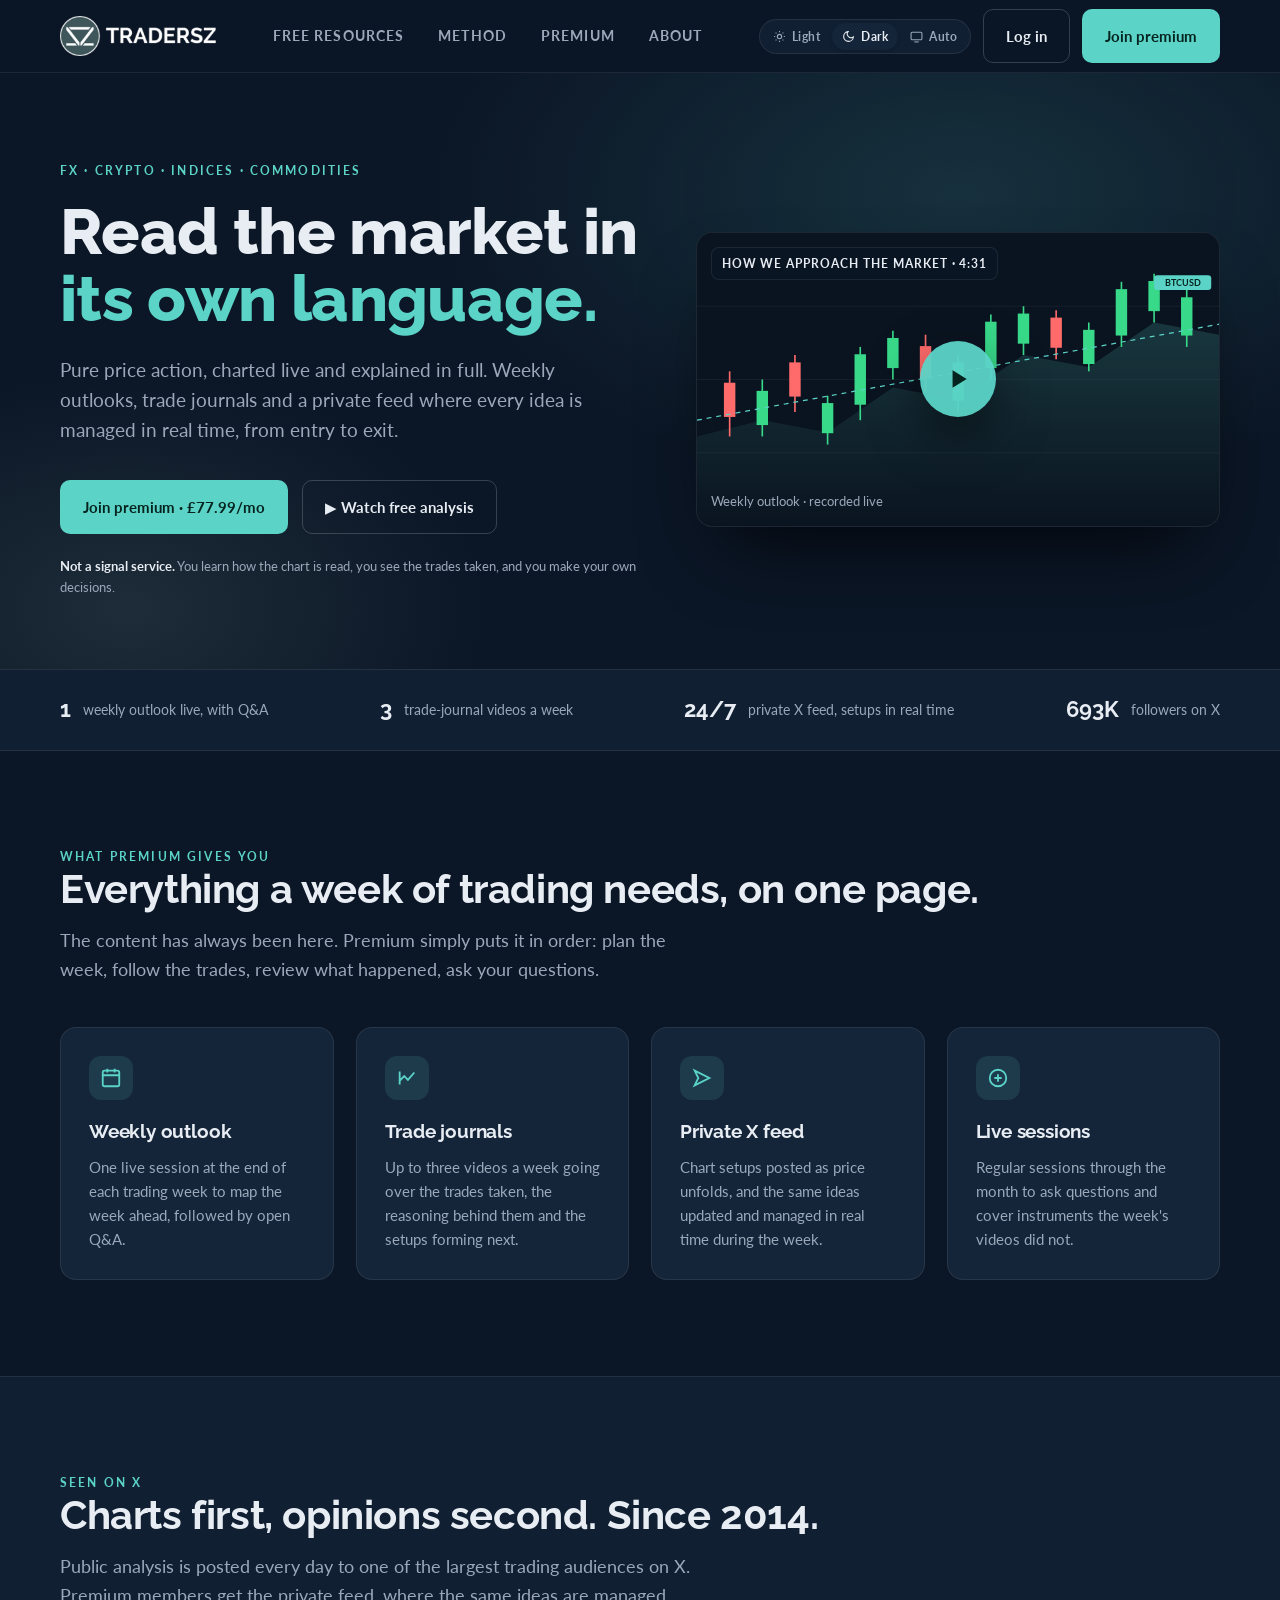
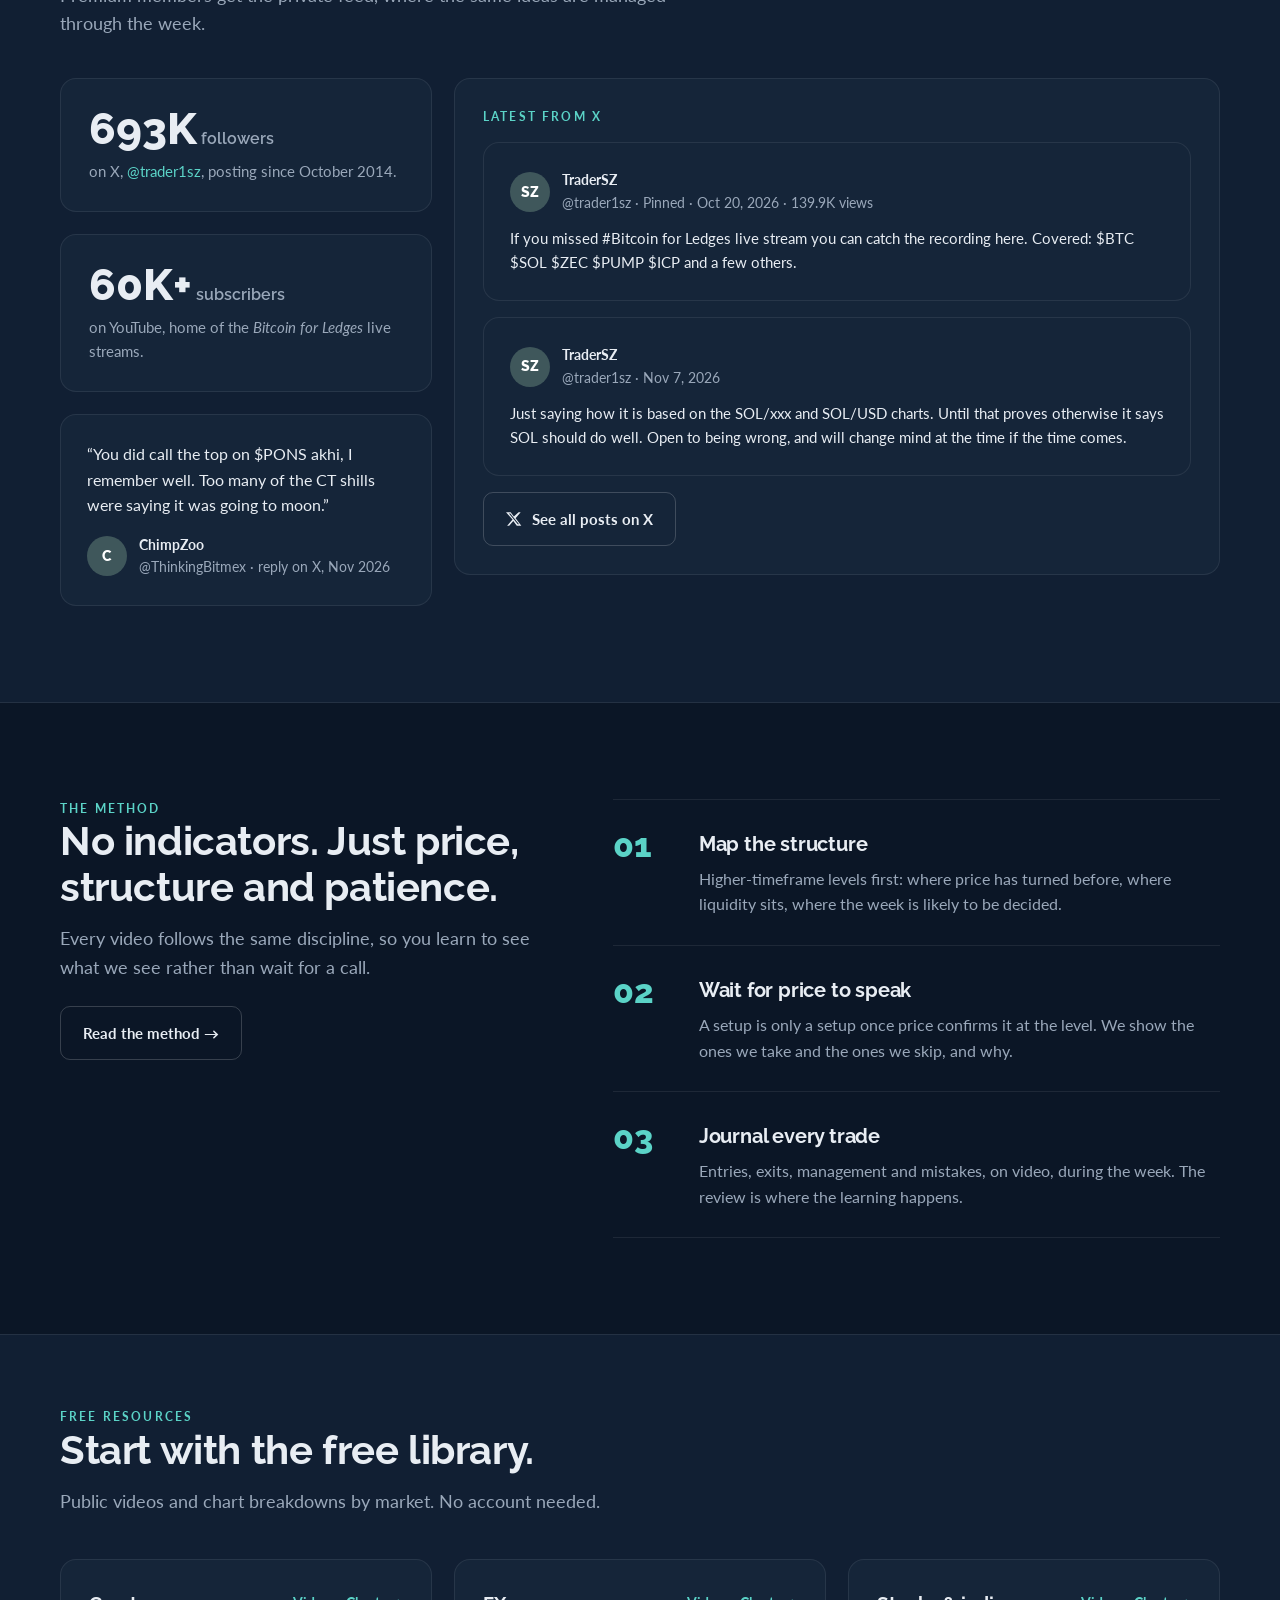
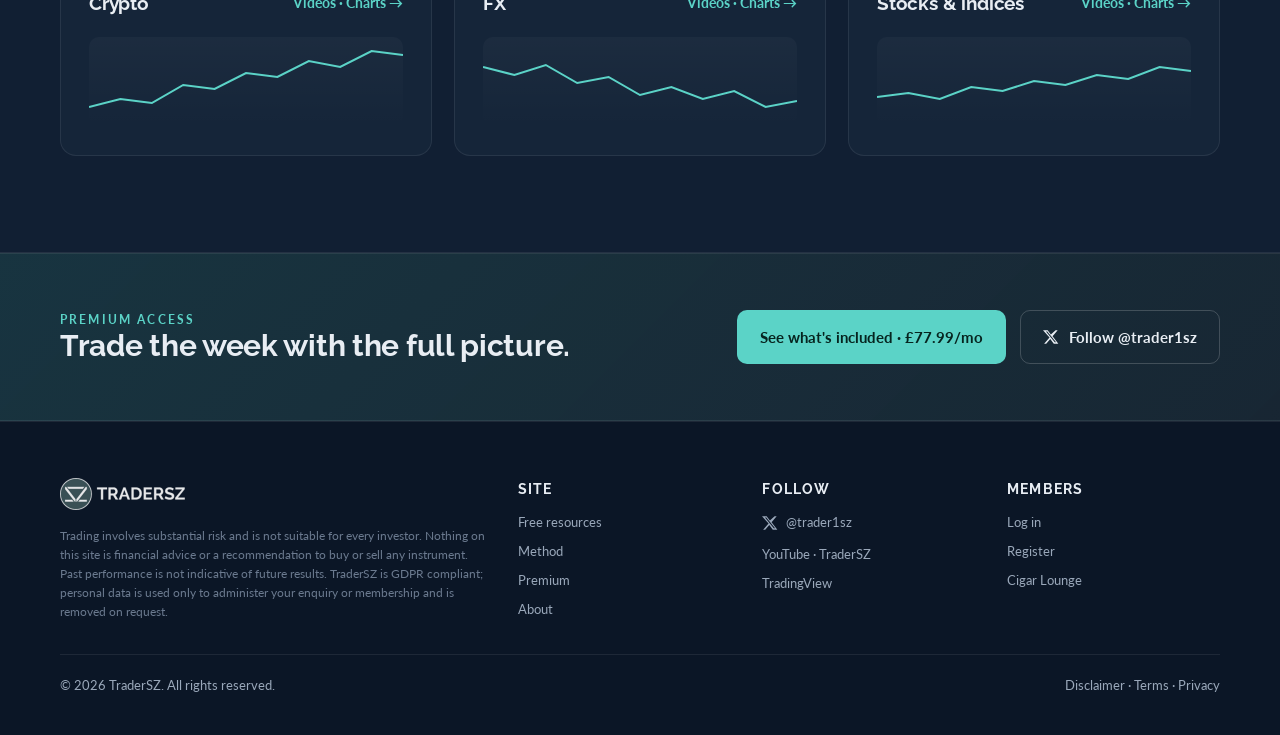
<file: index.html>
<!doctype html><html lang="en"><head><meta charset="utf-8"><meta name="viewport" content="width=device-width, initial-scale=1">
<title>Pure price action — TraderSZ</title><meta name="description" content="TraderSZ: price action analysis on FX, crypto, indices and commodities. Weekly outlook, trade journals, private feed.">
<link rel="preconnect" href="https://fonts.googleapis.com"><link href="https://fonts.googleapis.com/css2?family=Raleway:wght@500;600;700;800&family=Lato:wght@400;700&display=swap" rel="stylesheet">
<script>(function(){var p=localStorage.getItem("tz-theme")||"dark";var t=p==="auto"?(matchMedia("(prefers-color-scheme: light)").matches?"light":"dark"):p;document.documentElement.setAttribute("data-theme",t);document.documentElement.setAttribute("data-pref",p)})()</script>
<link rel="stylesheet" href="assets/site.css?v=1794087794"></head><body><nav class="top"><div class="wrap"><a href="index.html"><img src="assets/logo_thumb.png" alt="TraderSZ"></a><ul><li><a href="free-resources.html" class="">Free resources</a></li><li><a href="method.html" class="">Method</a></li><li><a href="premium.html" class="">Premium</a></li><li><a href="about.html" class="">About</a></li></ul>
<div class="navcta"><div class="theme" role="group" aria-label="Theme">
<button data-t="light"><svg viewBox="0 0 24 24" fill="none" stroke="currentColor" stroke-width="2"><circle cx="12" cy="12" r="4"/><path d="M12 2v2M12 20v2M4.9 4.9l1.4 1.4M17.7 17.7l1.4 1.4M2 12h2M20 12h2M4.9 19.1l1.4-1.4M17.7 6.3l1.4-1.4"/></svg><span>Light</span></button>
<button data-t="dark"><svg viewBox="0 0 24 24" fill="none" stroke="currentColor" stroke-width="2"><path d="M21 12.8A9 9 0 1 1 11.2 3a7 7 0 0 0 9.8 9.8z"/></svg><span>Dark</span></button>
<button data-t="auto"><svg viewBox="0 0 24 24" fill="none" stroke="currentColor" stroke-width="2"><rect x="2" y="4" width="20" height="14" rx="2"/><path d="M8 22h8"/></svg><span>Auto</span></button></div><a class="btn btn-g" href="https://www.tradersz.com/login/">Log in</a><a class="btn btn-p" href="premium.html">Join premium</a></div></div></nav>
<header class="hero"><div class="wrap"><div>
<div class="eyebrow">FX · Crypto · Indices · Commodities</div>
<h1>Read the market in <em>its own language.</em></h1>
<p>Pure price action, charted live and explained in full. Weekly outlooks, trade journals and a private feed where every idea is managed in real time, from entry to exit.</p>
<div class="cta"><a class="btn btn-p" href="premium.html">Join premium · £77.99/mo</a><a class="btn btn-g" href="free-resources.html">▶ Watch free analysis</a></div>
<div class="note"><b>Not a signal service.</b> You learn how the chart is read, you see the trades taken, and you make your own decisions.</div></div>
<a class="player" href="https://player.vimeo.com/video/240484992" target="_blank"><span class="tag">How we approach the market · 4:31</span><svg viewBox="0 0 640 360" style="position:absolute;inset:0;width:100%;height:100%" preserveAspectRatio="none">
<defs><linearGradient id="g" x1="0" y1="0" x2="0" y2="1"><stop offset="0" stop-color="#5bd3c7" stop-opacity=".18"/><stop offset="1" stop-color="#5bd3c7" stop-opacity="0"/></linearGradient></defs>
<g stroke="rgba(255,255,255,.06)"><path d="M0 90H640M0 180H640M0 270H640"/></g>
<path d="M0 250 L80 230 L160 245 L240 190 L320 205 L400 150 L480 165 L560 110 L640 125 V360 H0Z" fill="url(#g)"/>
<g stroke-width="2" stroke="#ff6b6b" fill="#ff6b6b"><path d="M40 170v80"/><rect x="34" y="185" width="12" height="40"/><path d="M120 150v70"/><rect x="114" y="160" width="12" height="40"/><path d="M280 125v70"/><rect x="274" y="140" width="12" height="38"/><path d="M440 95v60"/><rect x="434" y="105" width="12" height="35"/></g>
<g stroke-width="2" stroke="#39d98a" fill="#39d98a"><path d="M80 180v70"/><rect x="74" y="195" width="12" height="40"/><path d="M160 200v60"/><rect x="154" y="210" width="12" height="35"/><path d="M200 140v90"/><rect x="194" y="150" width="12" height="60"/><path d="M240 120v60"/><rect x="234" y="130" width="12" height="35"/><path d="M320 150v70"/><rect x="314" y="160" width="12" height="45"/><path d="M360 100v80"/><rect x="354" y="110" width="12" height="55"/><path d="M400 90v60"/><rect x="394" y="100" width="12" height="35"/><path d="M480 110v60"/><rect x="474" y="120" width="12" height="40"/><path d="M520 60v80"/><rect x="514" y="70" width="12" height="55"/><path d="M560 50v60"/><rect x="554" y="60" width="12" height="35"/><path d="M600 70v70"/><rect x="594" y="80" width="12" height="45"/></g>
<path d="M0 230 L640 112" stroke="#5bd3c7" stroke-dasharray="6 6" stroke-width="1.5" fill="none"/>
<rect x="560" y="52" width="70" height="18" rx="4" fill="#5bd3c7"/><text x="595" y="65" font-size="11" font-family="Lato" font-weight="700" fill="#06241f" text-anchor="middle">BTCUSD</text></svg><span style="position:absolute;inset:0;display:grid;place-items:center"><span style="width:76px;height:76px;border-radius:50%;background:rgba(91,211,199,.95);display:grid;place-items:center;box-shadow:0 20px 50px rgba(0,0,0,.5)"><svg width="26" height="26" viewBox="0 0 24 24" fill="#06241f"><path d="M7 4l13 8-13 8z"/></svg></span></span><span style="position:absolute;left:14px;bottom:14px;font-size:13px;color:var(--muted);z-index:2">Weekly outlook · recorded live</span></a>
</div></header>
<div class="ticker"><div class="wrap"><div><b>1</b> weekly outlook live, with Q&amp;A</div><div><b>3</b> trade-journal videos a week</div><div><b>24/7</b> private X feed, setups in real time</div><div><b>693K</b> followers on X</div></div></div>
<section><div class="wrap"><div class="eyebrow">What premium gives you</div><h2>Everything a week of trading needs, on one page.</h2>
<p class="lead">The content has always been here. Premium simply puts it in order: plan the week, follow the trades, review what happened, ask your questions.</p>
<div class="grid g4" style="margin-top:44px">
<a class="card" href="premium.html"><div class="ico"><svg viewBox="0 0 24 24" fill="none" stroke="currentColor" stroke-width="2"><rect x="3" y="4" width="18" height="17" rx="2"/><path d="M3 9h18M8 2v4M16 2v4"/></svg></div><h3>Weekly outlook</h3><p>One live session at the end of each trading week to map the week ahead, followed by open Q&amp;A.</p></a>
<a class="card" href="premium.html"><div class="ico"><svg viewBox="0 0 24 24" fill="none" stroke="currentColor" stroke-width="2"><path d="M4 19V5M4 15l5-5 4 4 7-8"/></svg></div><h3>Trade journals</h3><p>Up to three videos a week going over the trades taken, the reasoning behind them and the setups forming next.</p></a>
<a class="card" href="premium.html"><div class="ico"><svg viewBox="0 0 24 24" fill="none" stroke="currentColor" stroke-width="2"><path d="M4 4l16 8-16 8 4-8z"/></svg></div><h3>Private X feed</h3><p>Chart setups posted as price unfolds, and the same ideas updated and managed in real time during the week.</p></a>
<a class="card" href="premium.html"><div class="ico"><svg viewBox="0 0 24 24" fill="none" stroke="currentColor" stroke-width="2"><circle cx="12" cy="12" r="9"/><path d="M8 12h8M12 8v8"/></svg></div><h3>Live sessions</h3><p>Regular sessions through the month to ask questions and cover instruments the week's videos did not.</p></a>
</div></div></section>
<section class="alt"><div class="wrap"><div class="eyebrow">Seen on X</div><h2>Charts first, opinions second. Since 2014.</h2>
<p class="lead">Public analysis is posted every day to one of the largest trading audiences on X. Premium members get the private feed, where the same ideas are managed through the week.</p>
<div class="grid g3" style="margin-top:40px;align-items:start">
<div style="display:grid;gap:22px">
<div class="card"><div class="amount" style="font-size:44px">693K<span style="font-size:16px"> followers</span></div><p style="margin-top:8px">on X, <a href="https://x.com/trader1sz" target="_blank" style="color:var(--accent)">@trader1sz</a>, posting since October 2014.</p></div>
<div class="card"><div class="amount" style="font-size:44px">60K+<span style="font-size:16px"> subscribers</span></div><p style="margin-top:8px">on YouTube, home of the <i>Bitcoin for Ledges</i> live streams.</p></div>
<div class="quote"><p>“You did call the top on $PONS akhi, I remember well. Too many of the CT shills were saying it was going to moon.”</p><div class="who"><div class="av">C</div><div><b>ChimpZoo</b>@ThinkingBitmex · reply on X, Nov 2026</div></div></div>
</div>
<div style="grid-column:span 2" class="card"><div class="eyebrow" style="margin-bottom:16px">Latest from X</div><div style="display:grid;gap:16px"><a class="quote" href="https://x.com/trader1sz/status/2112655441423483107" target="_blank" style="gap:12px"><div class="who"><div class="av">SZ</div><div><b>TraderSZ</b>@trader1sz · Pinned · Oct 20, 2026 · 139.9K views</div></div><p style="font-size:15px">If you missed #Bitcoin for Ledges live stream you can catch the recording here. Covered: $BTC $SOL $ZEC $PUMP $ICP and a few others.</p></a><a class="quote" href="https://x.com/trader1sz" target="_blank" style="gap:12px"><div class="who"><div class="av">SZ</div><div><b>TraderSZ</b>@trader1sz · Nov 7, 2026</div></div><p style="font-size:15px">Just saying how it is based on the SOL/xxx and SOL/USD charts. Until that proves otherwise it says SOL should do well. Open to being wrong, and will change mind at the time if the time comes.</p></a><a class="btn btn-g" href="https://x.com/trader1sz" target="_blank" style="justify-self:start"><svg width="16" height="16" viewBox="0 0 24 24" fill="currentColor"><path d="M18.9 2H22l-7.6 8.7L23 22h-6.8l-5.3-6.9L4.8 22H1.7l8.1-9.3L0 2h7l4.8 6.3L18.9 2zm-1.2 18h1.9L6.4 3.9H4.4L17.7 20z"/></svg> See all posts on X</a></div></div>
</div></div></section>
<section><div class="wrap two" style="display:grid;grid-template-columns:.9fr 1.1fr;gap:56px;align-items:start">
<div><div class="eyebrow">The method</div><h2>No indicators. Just price, structure and patience.</h2><p class="lead">Every video follows the same discipline, so you learn to see what we see rather than wait for a call.</p><a class="btn btn-g" href="method.html" style="margin-top:24px">Read the method →</a></div>
<div class="steps">
<div class="step"><div><h3>Map the structure</h3><p>Higher-timeframe levels first: where price has turned before, where liquidity sits, where the week is likely to be decided.</p></div></div>
<div class="step"><div><h3>Wait for price to speak</h3><p>A setup is only a setup once price confirms it at the level. We show the ones we take and the ones we skip, and why.</p></div></div>
<div class="step"><div><h3>Journal every trade</h3><p>Entries, exits, management and mistakes, on video, during the week. The review is where the learning happens.</p></div></div>
</div></div></section>
<section class="alt" style="padding-top:72px"><div class="wrap"><div class="eyebrow">Free resources</div><h2>Start with the free library.</h2><p class="lead">Public videos and chart breakdowns by market. No account needed.</p>
<div class="grid g3" style="margin-top:44px">
<a class="card" href="free-resources.html#crypto"><div style="display:flex;justify-content:space-between;align-items:center"><h3 style="margin:0">Crypto</h3><span style="color:var(--accent);font-weight:700;font-size:14px">Videos · Charts →</span></div><div class="chart"><svg viewBox="0 0 300 90" preserveAspectRatio="none"><polyline fill="none" stroke="#5bd3c7" stroke-width="2" points="0,70 30,62 60,66 90,48 120,52 150,36 180,40 210,24 240,30 270,14 300,18"/></svg></div></a>
<a class="card" href="free-resources.html#fx"><div style="display:flex;justify-content:space-between;align-items:center"><h3 style="margin:0">FX</h3><span style="color:var(--accent);font-weight:700;font-size:14px">Videos · Charts →</span></div><div class="chart"><svg viewBox="0 0 300 90" preserveAspectRatio="none"><polyline fill="none" stroke="#5bd3c7" stroke-width="2" points="0,30 30,38 60,28 90,46 120,40 150,58 180,50 210,62 240,54 270,70 300,64"/></svg></div></a>
<a class="card" href="free-resources.html#stocks"><div style="display:flex;justify-content:space-between;align-items:center"><h3 style="margin:0">Stocks &amp; indices</h3><span style="color:var(--accent);font-weight:700;font-size:14px">Videos · Charts →</span></div><div class="chart"><svg viewBox="0 0 300 90" preserveAspectRatio="none"><polyline fill="none" stroke="#5bd3c7" stroke-width="2" points="0,60 30,56 60,62 90,50 120,54 150,44 180,48 210,38 240,42 270,30 300,34"/></svg></div></a>
</div></div></section>
<div class="band"><div class="wrap"><div><div class="eyebrow">Premium access</div><h2>Trade the week with the full picture.</h2></div>
<div style="display:flex;gap:14px;flex-wrap:wrap"><a class="btn btn-p" href="premium.html">See what's included · £77.99/mo</a><a class="btn btn-g" href="https://x.com/trader1sz" target="_blank"><svg width="16" height="16" viewBox="0 0 24 24" fill="currentColor"><path d="M18.9 2H22l-7.6 8.7L23 22h-6.8l-5.3-6.9L4.8 22H1.7l8.1-9.3L0 2h7l4.8 6.3L18.9 2zm-1.2 18h1.9L6.4 3.9H4.4L17.7 20z"/></svg> Follow @trader1sz</a></div></div></div>
<footer><div class="wrap"><div class="cols">
<div><img src="assets/logo_thumb.png" alt="TraderSZ" style="height:32px;opacity:.9"><p class="disc">Trading involves substantial risk and is not suitable for every investor. Nothing on this site is financial advice or a recommendation to buy or sell any instrument. Past performance is not indicative of future results. TraderSZ is GDPR compliant; personal data is used only to administer your enquiry or membership and is removed on request.</p></div>
<div><h4>Site</h4><ul><li><a href="free-resources.html">Free resources</a></li><li><a href="method.html">Method</a></li><li><a href="premium.html">Premium</a></li><li><a href="about.html">About</a></li></ul></div>
<div><h4>Follow</h4><ul><li><a href="https://x.com/trader1sz" target="_blank" class="x"><svg width="16" height="16" viewBox="0 0 24 24" fill="currentColor"><path d="M18.9 2H22l-7.6 8.7L23 22h-6.8l-5.3-6.9L4.8 22H1.7l8.1-9.3L0 2h7l4.8 6.3L18.9 2zm-1.2 18h1.9L6.4 3.9H4.4L17.7 20z"/></svg> @trader1sz</a></li><li><a href="https://www.youtube.com/@TraderSZ" target="_blank">YouTube · TraderSZ</a></li><li><a href="https://www.tradingview.com/ideas/tradersz" target="_blank">TradingView</a></li></ul></div>
<div><h4>Members</h4><ul><li><a href="https://www.tradersz.com/login/">Log in</a></li><li><a href="https://tradersz.com/register/">Register</a></li><li><a href="https://www.tradersz.com/cigar-lounge/">Cigar Lounge</a></li></ul></div></div>
<div class="bottom"><span>© 2026 TraderSZ. All rights reserved.</span><span><a href="https://www.tradersz.com/disclaimer/">Disclaimer</a> · <a href="https://www.tradersz.com/terms-conditions/">Terms</a> · <a href="https://www.tradersz.com/privacy-policy/">Privacy</a></span></div></div></footer>
<script>(function(){var b=document.querySelectorAll(".theme button");function apply(p){localStorage.setItem("tz-theme",p);var t=p==="auto"?(matchMedia("(prefers-color-scheme: light)").matches?"light":"dark"):p;document.documentElement.setAttribute("data-theme",t);b.forEach(function(x){x.classList.toggle("on",x.dataset.t===p)})}b.forEach(function(x){x.onclick=function(){apply(x.dataset.t)}});apply(localStorage.getItem("tz-theme")||"dark");matchMedia("(prefers-color-scheme: light)").addEventListener("change",function(){if(localStorage.getItem("tz-theme")==="auto")apply("auto")})})()</script></body></html>
</file>
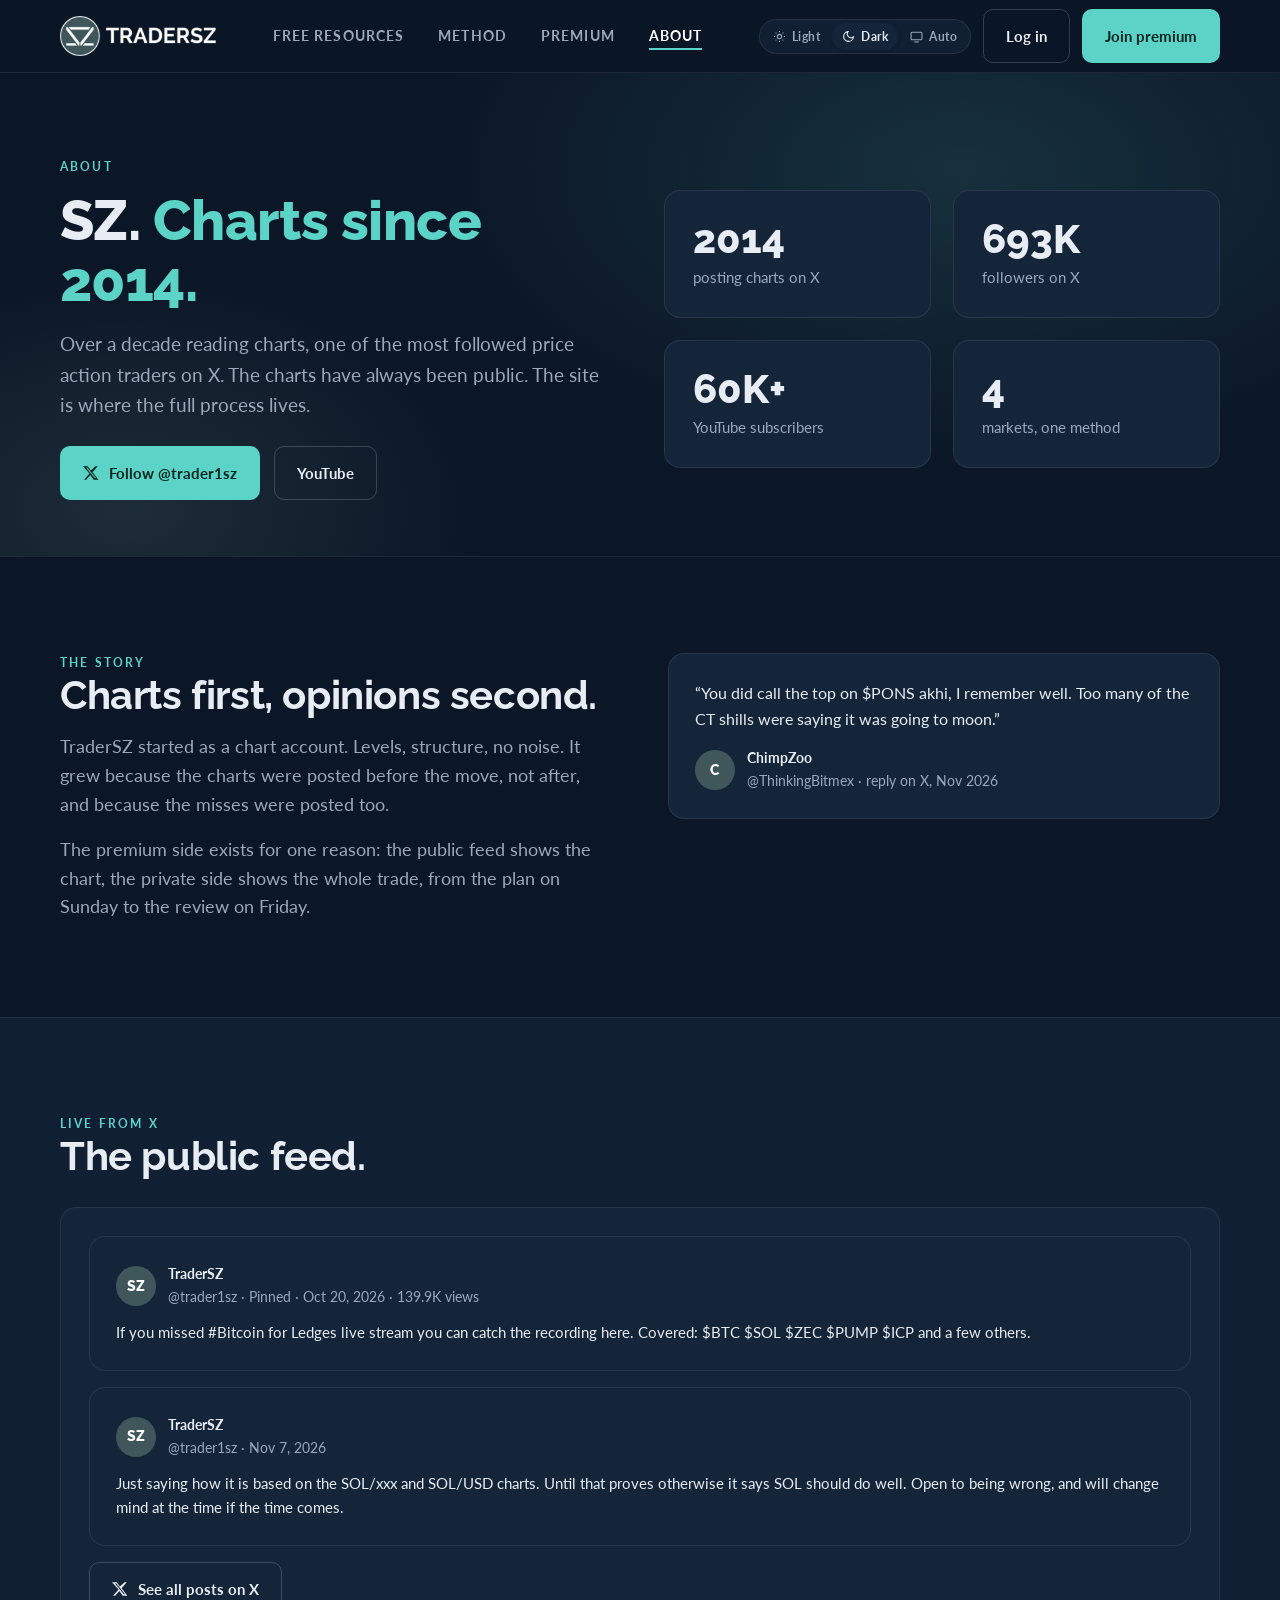
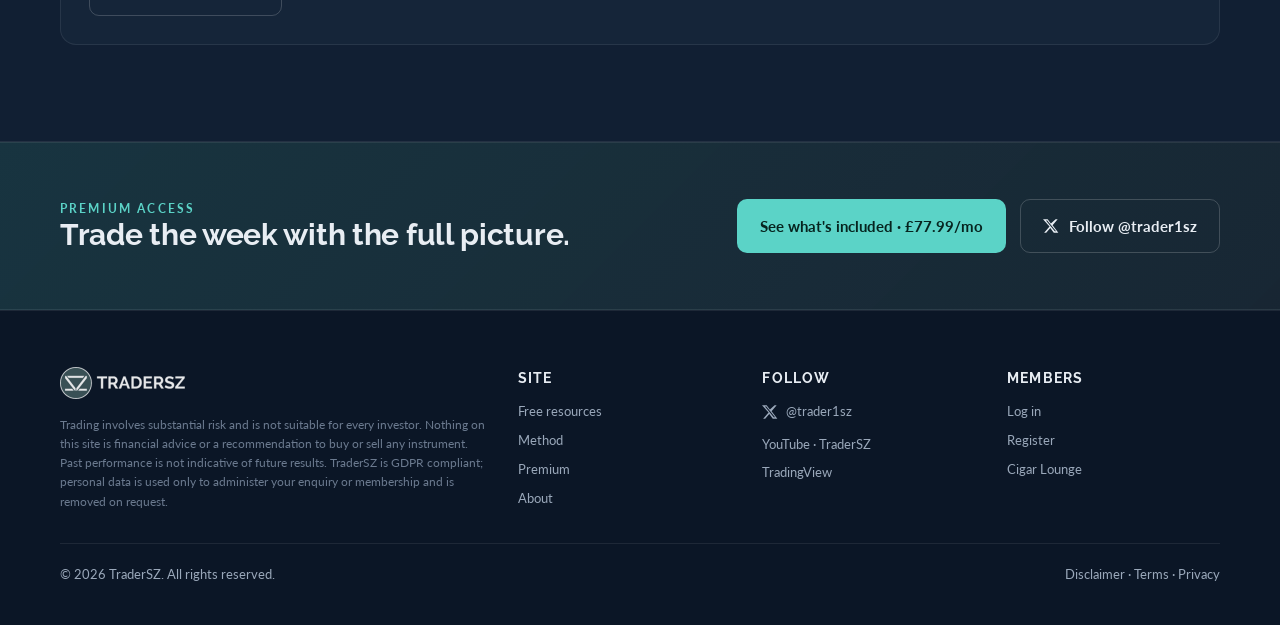
<file: about.html>
<!doctype html><html lang="en"><head><meta charset="utf-8"><meta name="viewport" content="width=device-width, initial-scale=1">
<title>About — TraderSZ</title><meta name="description" content="TraderSZ: price action trader, posting charts since 2014.">
<link rel="preconnect" href="https://fonts.googleapis.com"><link href="https://fonts.googleapis.com/css2?family=Raleway:wght@500;600;700;800&family=Lato:wght@400;700&display=swap" rel="stylesheet">
<script>(function(){var p=localStorage.getItem("tz-theme")||"dark";var t=p==="auto"?(matchMedia("(prefers-color-scheme: light)").matches?"light":"dark"):p;document.documentElement.setAttribute("data-theme",t);document.documentElement.setAttribute("data-pref",p)})()</script>
<link rel="stylesheet" href="assets/site.css?v=1794087794"></head><body><nav class="top"><div class="wrap"><a href="index.html"><img src="assets/logo_thumb.png" alt="TraderSZ"></a><ul><li><a href="free-resources.html" class="">Free resources</a></li><li><a href="method.html" class="">Method</a></li><li><a href="premium.html" class="">Premium</a></li><li><a href="about.html" class="on">About</a></li></ul>
<div class="navcta"><div class="theme" role="group" aria-label="Theme">
<button data-t="light"><svg viewBox="0 0 24 24" fill="none" stroke="currentColor" stroke-width="2"><circle cx="12" cy="12" r="4"/><path d="M12 2v2M12 20v2M4.9 4.9l1.4 1.4M17.7 17.7l1.4 1.4M2 12h2M20 12h2M4.9 19.1l1.4-1.4M17.7 6.3l1.4-1.4"/></svg><span>Light</span></button>
<button data-t="dark"><svg viewBox="0 0 24 24" fill="none" stroke="currentColor" stroke-width="2"><path d="M21 12.8A9 9 0 1 1 11.2 3a7 7 0 0 0 9.8 9.8z"/></svg><span>Dark</span></button>
<button data-t="auto"><svg viewBox="0 0 24 24" fill="none" stroke="currentColor" stroke-width="2"><rect x="2" y="4" width="20" height="14" rx="2"/><path d="M8 22h8"/></svg><span>Auto</span></button></div><a class="btn btn-g" href="https://www.tradersz.com/login/">Log in</a><a class="btn btn-p" href="premium.html">Join premium</a></div></div></nav>
<header class="phero"><div class="wrap two" style="display:grid;grid-template-columns:1fr 1fr;gap:48px;align-items:center">
<div><div class="eyebrow">About</div><h1>SZ. <em>Charts since 2014.</em></h1><p>Over a decade reading charts, one of the most followed price action traders on X. The charts have always been public. The site is where the full process lives.</p>
<div style="display:flex;gap:14px;margin-top:26px;flex-wrap:wrap"><a class="btn btn-p" href="https://x.com/trader1sz" target="_blank"><svg width="16" height="16" viewBox="0 0 24 24" fill="currentColor"><path d="M18.9 2H22l-7.6 8.7L23 22h-6.8l-5.3-6.9L4.8 22H1.7l8.1-9.3L0 2h7l4.8 6.3L18.9 2zm-1.2 18h1.9L6.4 3.9H4.4L17.7 20z"/></svg> Follow @trader1sz</a><a class="btn btn-g" href="https://www.youtube.com/@TraderSZ" target="_blank">YouTube</a></div></div>
<div class="grid g2"><div class="card"><div class="amount" style="font-size:40px">2014</div><p style="margin-top:6px">posting charts on X</p></div><div class="card"><div class="amount" style="font-size:40px">693K</div><p style="margin-top:6px">followers on X</p></div><div class="card"><div class="amount" style="font-size:40px">60K+</div><p style="margin-top:6px">YouTube subscribers</p></div><div class="card"><div class="amount" style="font-size:40px">4</div><p style="margin-top:6px">markets, one method</p></div></div>
</div></header>
<section><div class="wrap two" style="display:grid;grid-template-columns:1fr 1fr;gap:56px">
<div><div class="eyebrow">The story</div><h2>Charts first, opinions second.</h2><p class="lead" style="margin-bottom:16px">TraderSZ started as a chart account. Levels, structure, no noise. It grew because the charts were posted before the move, not after, and because the misses were posted too.</p><p class="lead">The premium side exists for one reason: the public feed shows the chart, the private side shows the whole trade, from the plan on Sunday to the review on Friday.</p></div>
<div class="quote" style="align-self:start"><p>“You did call the top on $PONS akhi, I remember well. Too many of the CT shills were saying it was going to moon.”</p><div class="who"><div class="av">C</div><div><b>ChimpZoo</b>@ThinkingBitmex · reply on X, Nov 2026</div></div></div>
</div></section>
<section class="alt"><div class="wrap"><div class="eyebrow">Live from X</div><h2>The public feed.</h2>
<div class="card" style="margin-top:28px"><div style="display:grid;gap:16px"><a class="quote" href="https://x.com/trader1sz/status/2112655441423483107" target="_blank" style="gap:12px"><div class="who"><div class="av">SZ</div><div><b>TraderSZ</b>@trader1sz · Pinned · Oct 20, 2026 · 139.9K views</div></div><p style="font-size:15px">If you missed #Bitcoin for Ledges live stream you can catch the recording here. Covered: $BTC $SOL $ZEC $PUMP $ICP and a few others.</p></a><a class="quote" href="https://x.com/trader1sz" target="_blank" style="gap:12px"><div class="who"><div class="av">SZ</div><div><b>TraderSZ</b>@trader1sz · Nov 7, 2026</div></div><p style="font-size:15px">Just saying how it is based on the SOL/xxx and SOL/USD charts. Until that proves otherwise it says SOL should do well. Open to being wrong, and will change mind at the time if the time comes.</p></a><a class="btn btn-g" href="https://x.com/trader1sz" target="_blank" style="justify-self:start"><svg width="16" height="16" viewBox="0 0 24 24" fill="currentColor"><path d="M18.9 2H22l-7.6 8.7L23 22h-6.8l-5.3-6.9L4.8 22H1.7l8.1-9.3L0 2h7l4.8 6.3L18.9 2zm-1.2 18h1.9L6.4 3.9H4.4L17.7 20z"/></svg> See all posts on X</a></div></div></div></section>
<div class="band"><div class="wrap"><div><div class="eyebrow">Premium access</div><h2>Trade the week with the full picture.</h2></div>
<div style="display:flex;gap:14px;flex-wrap:wrap"><a class="btn btn-p" href="premium.html">See what's included · £77.99/mo</a><a class="btn btn-g" href="https://x.com/trader1sz" target="_blank"><svg width="16" height="16" viewBox="0 0 24 24" fill="currentColor"><path d="M18.9 2H22l-7.6 8.7L23 22h-6.8l-5.3-6.9L4.8 22H1.7l8.1-9.3L0 2h7l4.8 6.3L18.9 2zm-1.2 18h1.9L6.4 3.9H4.4L17.7 20z"/></svg> Follow @trader1sz</a></div></div></div><footer><div class="wrap"><div class="cols">
<div><img src="assets/logo_thumb.png" alt="TraderSZ" style="height:32px;opacity:.9"><p class="disc">Trading involves substantial risk and is not suitable for every investor. Nothing on this site is financial advice or a recommendation to buy or sell any instrument. Past performance is not indicative of future results. TraderSZ is GDPR compliant; personal data is used only to administer your enquiry or membership and is removed on request.</p></div>
<div><h4>Site</h4><ul><li><a href="free-resources.html">Free resources</a></li><li><a href="method.html">Method</a></li><li><a href="premium.html">Premium</a></li><li><a href="about.html">About</a></li></ul></div>
<div><h4>Follow</h4><ul><li><a href="https://x.com/trader1sz" target="_blank" class="x"><svg width="16" height="16" viewBox="0 0 24 24" fill="currentColor"><path d="M18.9 2H22l-7.6 8.7L23 22h-6.8l-5.3-6.9L4.8 22H1.7l8.1-9.3L0 2h7l4.8 6.3L18.9 2zm-1.2 18h1.9L6.4 3.9H4.4L17.7 20z"/></svg> @trader1sz</a></li><li><a href="https://www.youtube.com/@TraderSZ" target="_blank">YouTube · TraderSZ</a></li><li><a href="https://www.tradingview.com/ideas/tradersz" target="_blank">TradingView</a></li></ul></div>
<div><h4>Members</h4><ul><li><a href="https://www.tradersz.com/login/">Log in</a></li><li><a href="https://tradersz.com/register/">Register</a></li><li><a href="https://www.tradersz.com/cigar-lounge/">Cigar Lounge</a></li></ul></div></div>
<div class="bottom"><span>© 2026 TraderSZ. All rights reserved.</span><span><a href="https://www.tradersz.com/disclaimer/">Disclaimer</a> · <a href="https://www.tradersz.com/terms-conditions/">Terms</a> · <a href="https://www.tradersz.com/privacy-policy/">Privacy</a></span></div></div></footer>
<script>(function(){var b=document.querySelectorAll(".theme button");function apply(p){localStorage.setItem("tz-theme",p);var t=p==="auto"?(matchMedia("(prefers-color-scheme: light)").matches?"light":"dark"):p;document.documentElement.setAttribute("data-theme",t);b.forEach(function(x){x.classList.toggle("on",x.dataset.t===p)})}b.forEach(function(x){x.onclick=function(){apply(x.dataset.t)}});apply(localStorage.getItem("tz-theme")||"dark");matchMedia("(prefers-color-scheme: light)").addEventListener("change",function(){if(localStorage.getItem("tz-theme")==="auto")apply("auto")})})()</script></body></html>
</file>
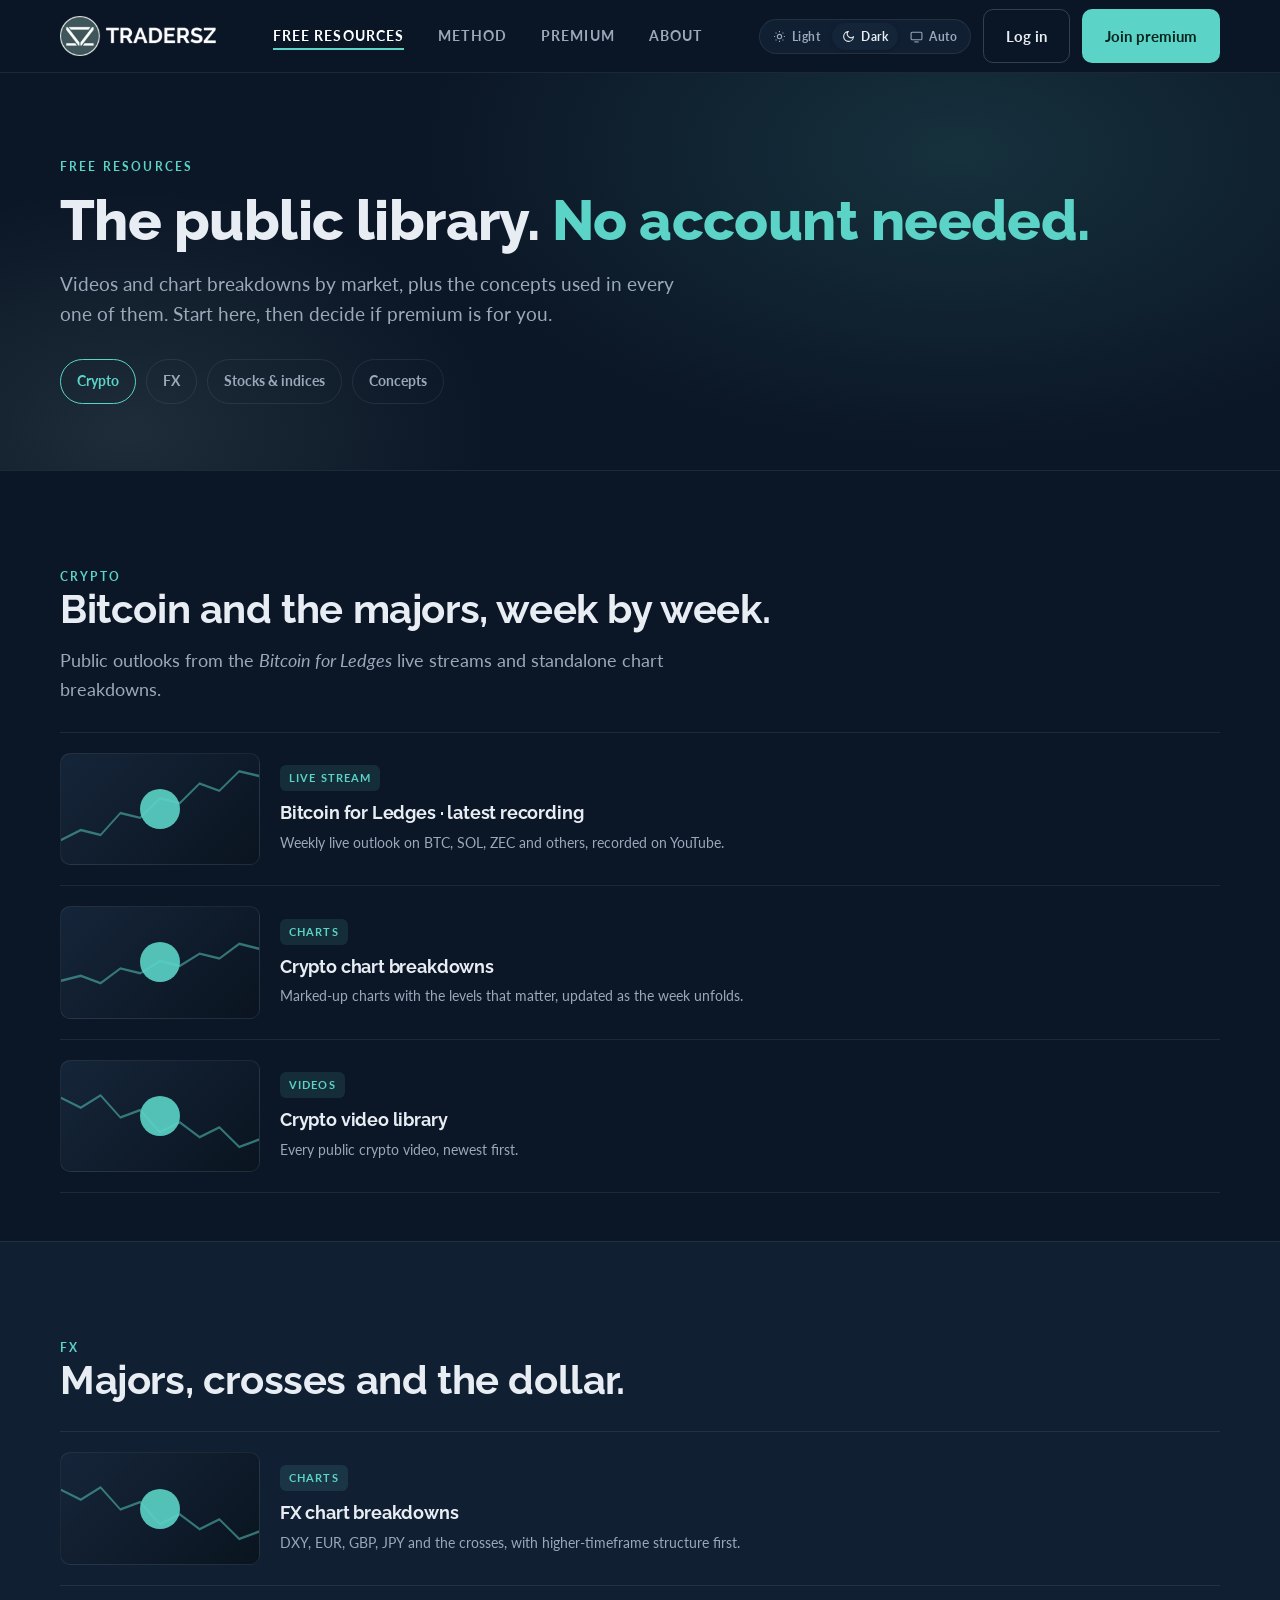
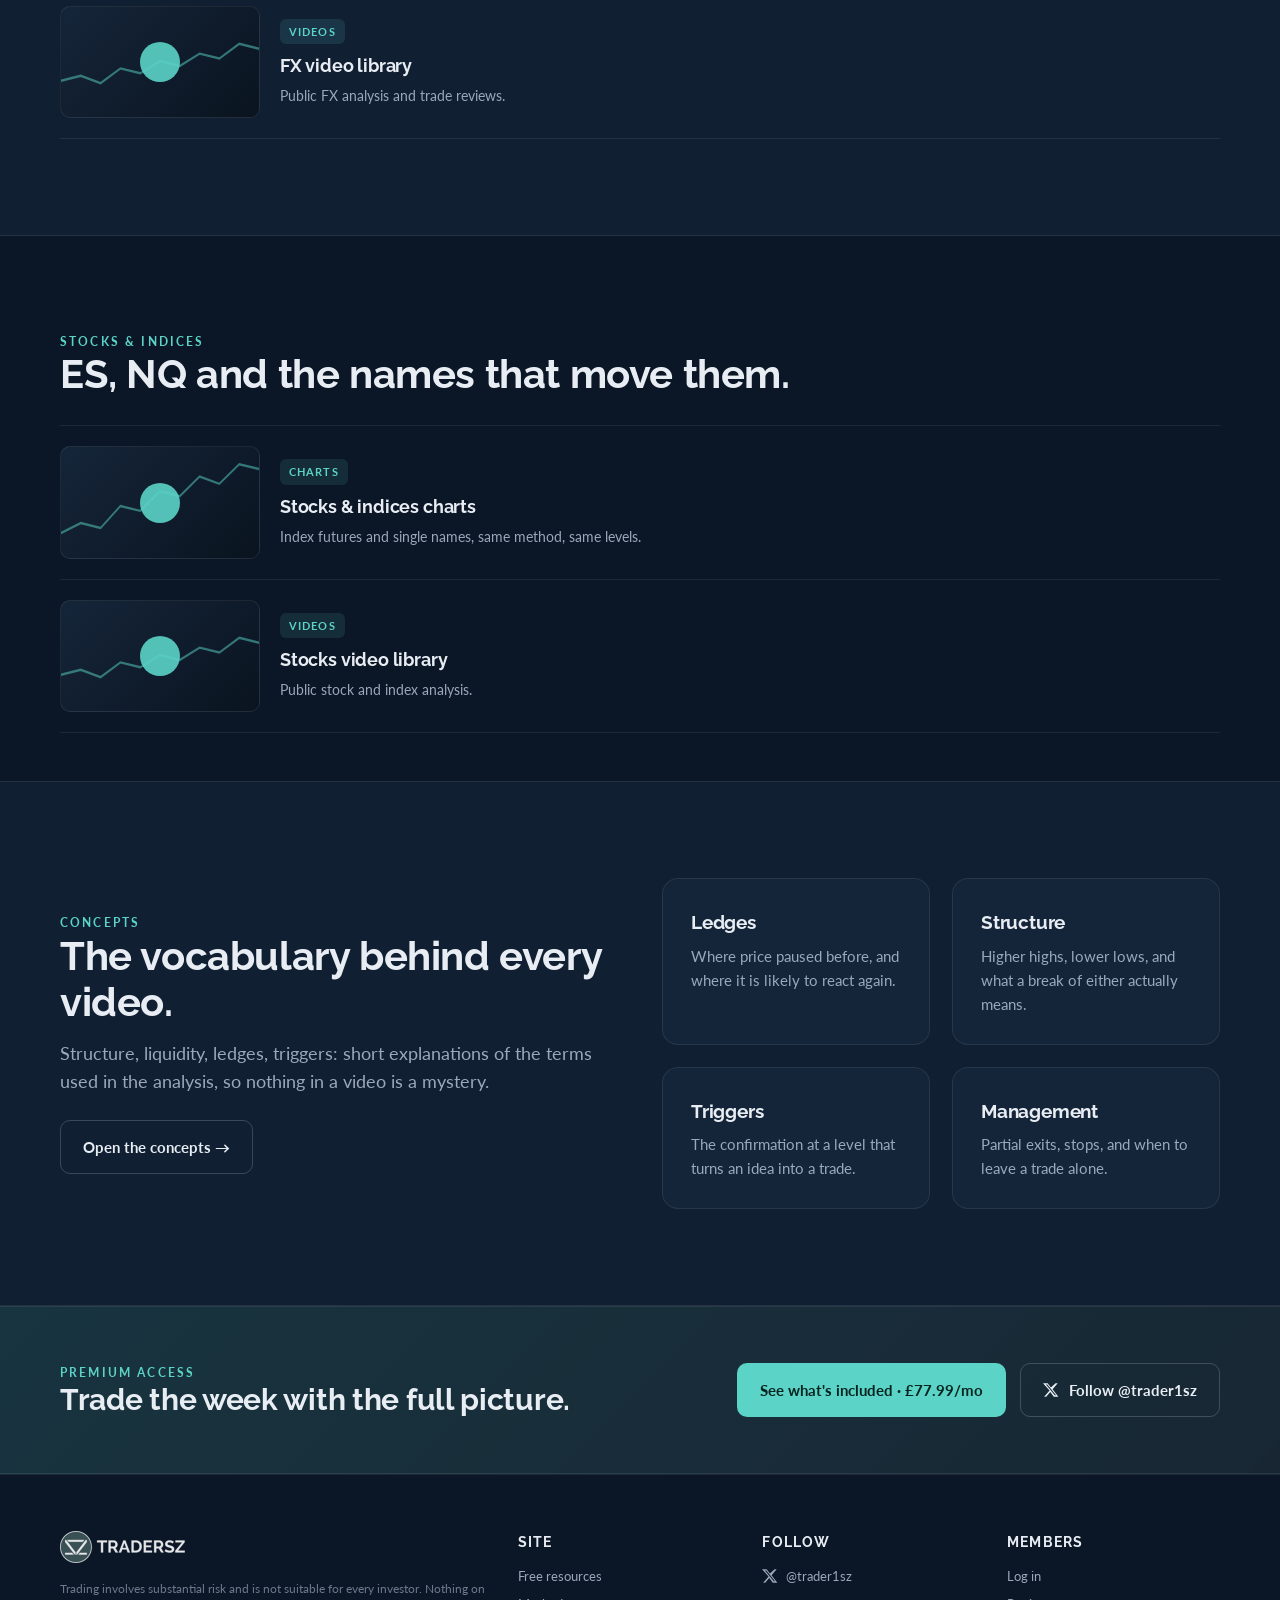
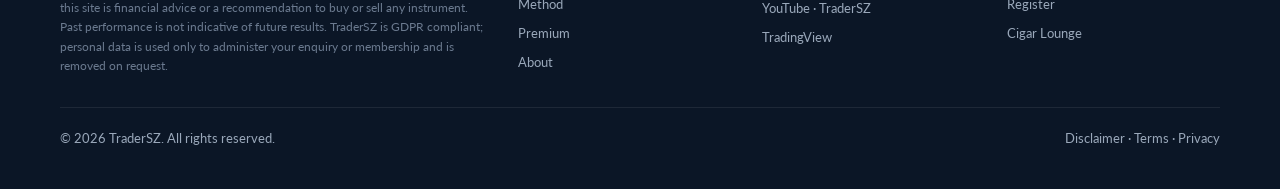
<file: free-resources.html>
<!doctype html><html lang="en"><head><meta charset="utf-8"><meta name="viewport" content="width=device-width, initial-scale=1">
<title>Free resources — TraderSZ</title><meta name="description" content="Free price action videos and chart breakdowns on crypto, FX, stocks and indices by TraderSZ.">
<link rel="preconnect" href="https://fonts.googleapis.com"><link href="https://fonts.googleapis.com/css2?family=Raleway:wght@500;600;700;800&family=Lato:wght@400;700&display=swap" rel="stylesheet">
<script>(function(){var p=localStorage.getItem("tz-theme")||"dark";var t=p==="auto"?(matchMedia("(prefers-color-scheme: light)").matches?"light":"dark"):p;document.documentElement.setAttribute("data-theme",t);document.documentElement.setAttribute("data-pref",p)})()</script>
<link rel="stylesheet" href="assets/site.css?v=1794087794"></head><body><nav class="top"><div class="wrap"><a href="index.html"><img src="assets/logo_thumb.png" alt="TraderSZ"></a><ul><li><a href="free-resources.html" class="on">Free resources</a></li><li><a href="method.html" class="">Method</a></li><li><a href="premium.html" class="">Premium</a></li><li><a href="about.html" class="">About</a></li></ul>
<div class="navcta"><div class="theme" role="group" aria-label="Theme">
<button data-t="light"><svg viewBox="0 0 24 24" fill="none" stroke="currentColor" stroke-width="2"><circle cx="12" cy="12" r="4"/><path d="M12 2v2M12 20v2M4.9 4.9l1.4 1.4M17.7 17.7l1.4 1.4M2 12h2M20 12h2M4.9 19.1l1.4-1.4M17.7 6.3l1.4-1.4"/></svg><span>Light</span></button>
<button data-t="dark"><svg viewBox="0 0 24 24" fill="none" stroke="currentColor" stroke-width="2"><path d="M21 12.8A9 9 0 1 1 11.2 3a7 7 0 0 0 9.8 9.8z"/></svg><span>Dark</span></button>
<button data-t="auto"><svg viewBox="0 0 24 24" fill="none" stroke="currentColor" stroke-width="2"><rect x="2" y="4" width="20" height="14" rx="2"/><path d="M8 22h8"/></svg><span>Auto</span></button></div><a class="btn btn-g" href="https://www.tradersz.com/login/">Log in</a><a class="btn btn-p" href="premium.html">Join premium</a></div></div></nav>
<header class="phero"><div class="wrap"><div class="eyebrow">Free resources</div><h1>The public library. <em>No account needed.</em></h1><p>Videos and chart breakdowns by market, plus the concepts used in every one of them. Start here, then decide if premium is for you.</p>
<div class="tabs"><a href="#crypto" class="on">Crypto</a><a href="#fx">FX</a><a href="#stocks">Stocks &amp; indices</a><a href="#concepts">Concepts</a></div></div></header>
<section id="crypto" style="padding-bottom:48px"><div class="wrap"><div class="eyebrow">Crypto</div><h2>Bitcoin and the majors, week by week.</h2><p class="lead">Public outlooks from the <i>Bitcoin for Ledges</i> live streams and standalone chart breakdowns.</p>
<div style="margin-top:28px">
<a class="vid" href="https://www.youtube.com/@TraderSZ" target="_blank"><div class="thumb"><svg style="opacity:.5" viewBox="0 0 300 90" preserveAspectRatio="none"><polyline fill="none" stroke="#5bd3c7" stroke-width="2" points="0,70 30,62 60,66 90,48 120,52 150,36 180,40 210,24 240,30 270,14 300,18"/></svg></div><div><span class="chip">Live stream</span><h3>Bitcoin for Ledges · latest recording</h3><p>Weekly live outlook on BTC, SOL, ZEC and others, recorded on YouTube.</p></div></a>
<a class="vid" href="https://www.tradersz.com/crypto-charts/" target="_blank"><div class="thumb"><svg style="opacity:.5" viewBox="0 0 300 90" preserveAspectRatio="none"><polyline fill="none" stroke="#5bd3c7" stroke-width="2" points="0,60 30,56 60,62 90,50 120,54 150,44 180,48 210,38 240,42 270,30 300,34"/></svg></div><div><span class="chip">Charts</span><h3>Crypto chart breakdowns</h3><p>Marked-up charts with the levels that matter, updated as the week unfolds.</p></div></a>
<a class="vid" href="https://www.tradersz.com/crypto-videos/" target="_blank"><div class="thumb"><svg style="opacity:.5" viewBox="0 0 300 90" preserveAspectRatio="none"><polyline fill="none" stroke="#5bd3c7" stroke-width="2" points="0,30 30,38 60,28 90,46 120,40 150,58 180,50 210,62 240,54 270,70 300,64"/></svg></div><div><span class="chip">Videos</span><h3>Crypto video library</h3><p>Every public crypto video, newest first.</p></div></a>
</div></div></section>
<section id="fx" class="alt"><div class="wrap"><div class="eyebrow">FX</div><h2>Majors, crosses and the dollar.</h2>
<div style="margin-top:28px">
<a class="vid" href="https://www.tradersz.com/fx-charts/" target="_blank"><div class="thumb"><svg style="opacity:.5" viewBox="0 0 300 90" preserveAspectRatio="none"><polyline fill="none" stroke="#5bd3c7" stroke-width="2" points="0,30 30,38 60,28 90,46 120,40 150,58 180,50 210,62 240,54 270,70 300,64"/></svg></div><div><span class="chip">Charts</span><h3>FX chart breakdowns</h3><p>DXY, EUR, GBP, JPY and the crosses, with higher-timeframe structure first.</p></div></a>
<a class="vid" href="https://www.tradersz.com/fx-videos/" target="_blank"><div class="thumb"><svg style="opacity:.5" viewBox="0 0 300 90" preserveAspectRatio="none"><polyline fill="none" stroke="#5bd3c7" stroke-width="2" points="0,60 30,56 60,62 90,50 120,54 150,44 180,48 210,38 240,42 270,30 300,34"/></svg></div><div><span class="chip">Videos</span><h3>FX video library</h3><p>Public FX analysis and trade reviews.</p></div></a>
</div></div></section>
<section id="stocks" style="padding-bottom:48px"><div class="wrap"><div class="eyebrow">Stocks &amp; indices</div><h2>ES, NQ and the names that move them.</h2>
<div style="margin-top:28px">
<a class="vid" href="https://www.tradersz.com/stocks-charts/" target="_blank"><div class="thumb"><svg style="opacity:.5" viewBox="0 0 300 90" preserveAspectRatio="none"><polyline fill="none" stroke="#5bd3c7" stroke-width="2" points="0,70 30,62 60,66 90,48 120,52 150,36 180,40 210,24 240,30 270,14 300,18"/></svg></div><div><span class="chip">Charts</span><h3>Stocks &amp; indices charts</h3><p>Index futures and single names, same method, same levels.</p></div></a>
<a class="vid" href="https://www.tradersz.com/stock-videos/" target="_blank"><div class="thumb"><svg style="opacity:.5" viewBox="0 0 300 90" preserveAspectRatio="none"><polyline fill="none" stroke="#5bd3c7" stroke-width="2" points="0,60 30,56 60,62 90,50 120,54 150,44 180,48 210,38 240,42 270,30 300,34"/></svg></div><div><span class="chip">Videos</span><h3>Stocks video library</h3><p>Public stock and index analysis.</p></div></a>
</div></div></section>
<section id="concepts" class="alt"><div class="wrap two" style="display:grid;grid-template-columns:1fr 1fr;gap:44px;align-items:center">
<div><div class="eyebrow">Concepts</div><h2>The vocabulary behind every video.</h2><p class="lead">Structure, liquidity, ledges, triggers: short explanations of the terms used in the analysis, so nothing in a video is a mystery.</p><a class="btn btn-g" href="https://www.tradersz.com/concepts/" style="margin-top:24px">Open the concepts →</a></div>
<div class="grid g2"><div class="card"><h3 style="margin:0 0 6px">Ledges</h3><p>Where price paused before, and where it is likely to react again.</p></div><div class="card"><h3 style="margin:0 0 6px">Structure</h3><p>Higher highs, lower lows, and what a break of either actually means.</p></div><div class="card"><h3 style="margin:0 0 6px">Triggers</h3><p>The confirmation at a level that turns an idea into a trade.</p></div><div class="card"><h3 style="margin:0 0 6px">Management</h3><p>Partial exits, stops, and when to leave a trade alone.</p></div></div>
</div></section>
<div class="band"><div class="wrap"><div><div class="eyebrow">Premium access</div><h2>Trade the week with the full picture.</h2></div>
<div style="display:flex;gap:14px;flex-wrap:wrap"><a class="btn btn-p" href="premium.html">See what's included · £77.99/mo</a><a class="btn btn-g" href="https://x.com/trader1sz" target="_blank"><svg width="16" height="16" viewBox="0 0 24 24" fill="currentColor"><path d="M18.9 2H22l-7.6 8.7L23 22h-6.8l-5.3-6.9L4.8 22H1.7l8.1-9.3L0 2h7l4.8 6.3L18.9 2zm-1.2 18h1.9L6.4 3.9H4.4L17.7 20z"/></svg> Follow @trader1sz</a></div></div></div><footer><div class="wrap"><div class="cols">
<div><img src="assets/logo_thumb.png" alt="TraderSZ" style="height:32px;opacity:.9"><p class="disc">Trading involves substantial risk and is not suitable for every investor. Nothing on this site is financial advice or a recommendation to buy or sell any instrument. Past performance is not indicative of future results. TraderSZ is GDPR compliant; personal data is used only to administer your enquiry or membership and is removed on request.</p></div>
<div><h4>Site</h4><ul><li><a href="free-resources.html">Free resources</a></li><li><a href="method.html">Method</a></li><li><a href="premium.html">Premium</a></li><li><a href="about.html">About</a></li></ul></div>
<div><h4>Follow</h4><ul><li><a href="https://x.com/trader1sz" target="_blank" class="x"><svg width="16" height="16" viewBox="0 0 24 24" fill="currentColor"><path d="M18.9 2H22l-7.6 8.7L23 22h-6.8l-5.3-6.9L4.8 22H1.7l8.1-9.3L0 2h7l4.8 6.3L18.9 2zm-1.2 18h1.9L6.4 3.9H4.4L17.7 20z"/></svg> @trader1sz</a></li><li><a href="https://www.youtube.com/@TraderSZ" target="_blank">YouTube · TraderSZ</a></li><li><a href="https://www.tradingview.com/ideas/tradersz" target="_blank">TradingView</a></li></ul></div>
<div><h4>Members</h4><ul><li><a href="https://www.tradersz.com/login/">Log in</a></li><li><a href="https://tradersz.com/register/">Register</a></li><li><a href="https://www.tradersz.com/cigar-lounge/">Cigar Lounge</a></li></ul></div></div>
<div class="bottom"><span>© 2026 TraderSZ. All rights reserved.</span><span><a href="https://www.tradersz.com/disclaimer/">Disclaimer</a> · <a href="https://www.tradersz.com/terms-conditions/">Terms</a> · <a href="https://www.tradersz.com/privacy-policy/">Privacy</a></span></div></div></footer>
<script>(function(){var b=document.querySelectorAll(".theme button");function apply(p){localStorage.setItem("tz-theme",p);var t=p==="auto"?(matchMedia("(prefers-color-scheme: light)").matches?"light":"dark"):p;document.documentElement.setAttribute("data-theme",t);b.forEach(function(x){x.classList.toggle("on",x.dataset.t===p)})}b.forEach(function(x){x.onclick=function(){apply(x.dataset.t)}});apply(localStorage.getItem("tz-theme")||"dark");matchMedia("(prefers-color-scheme: light)").addEventListener("change",function(){if(localStorage.getItem("tz-theme")==="auto")apply("auto")})})()</script></body></html>
</file>
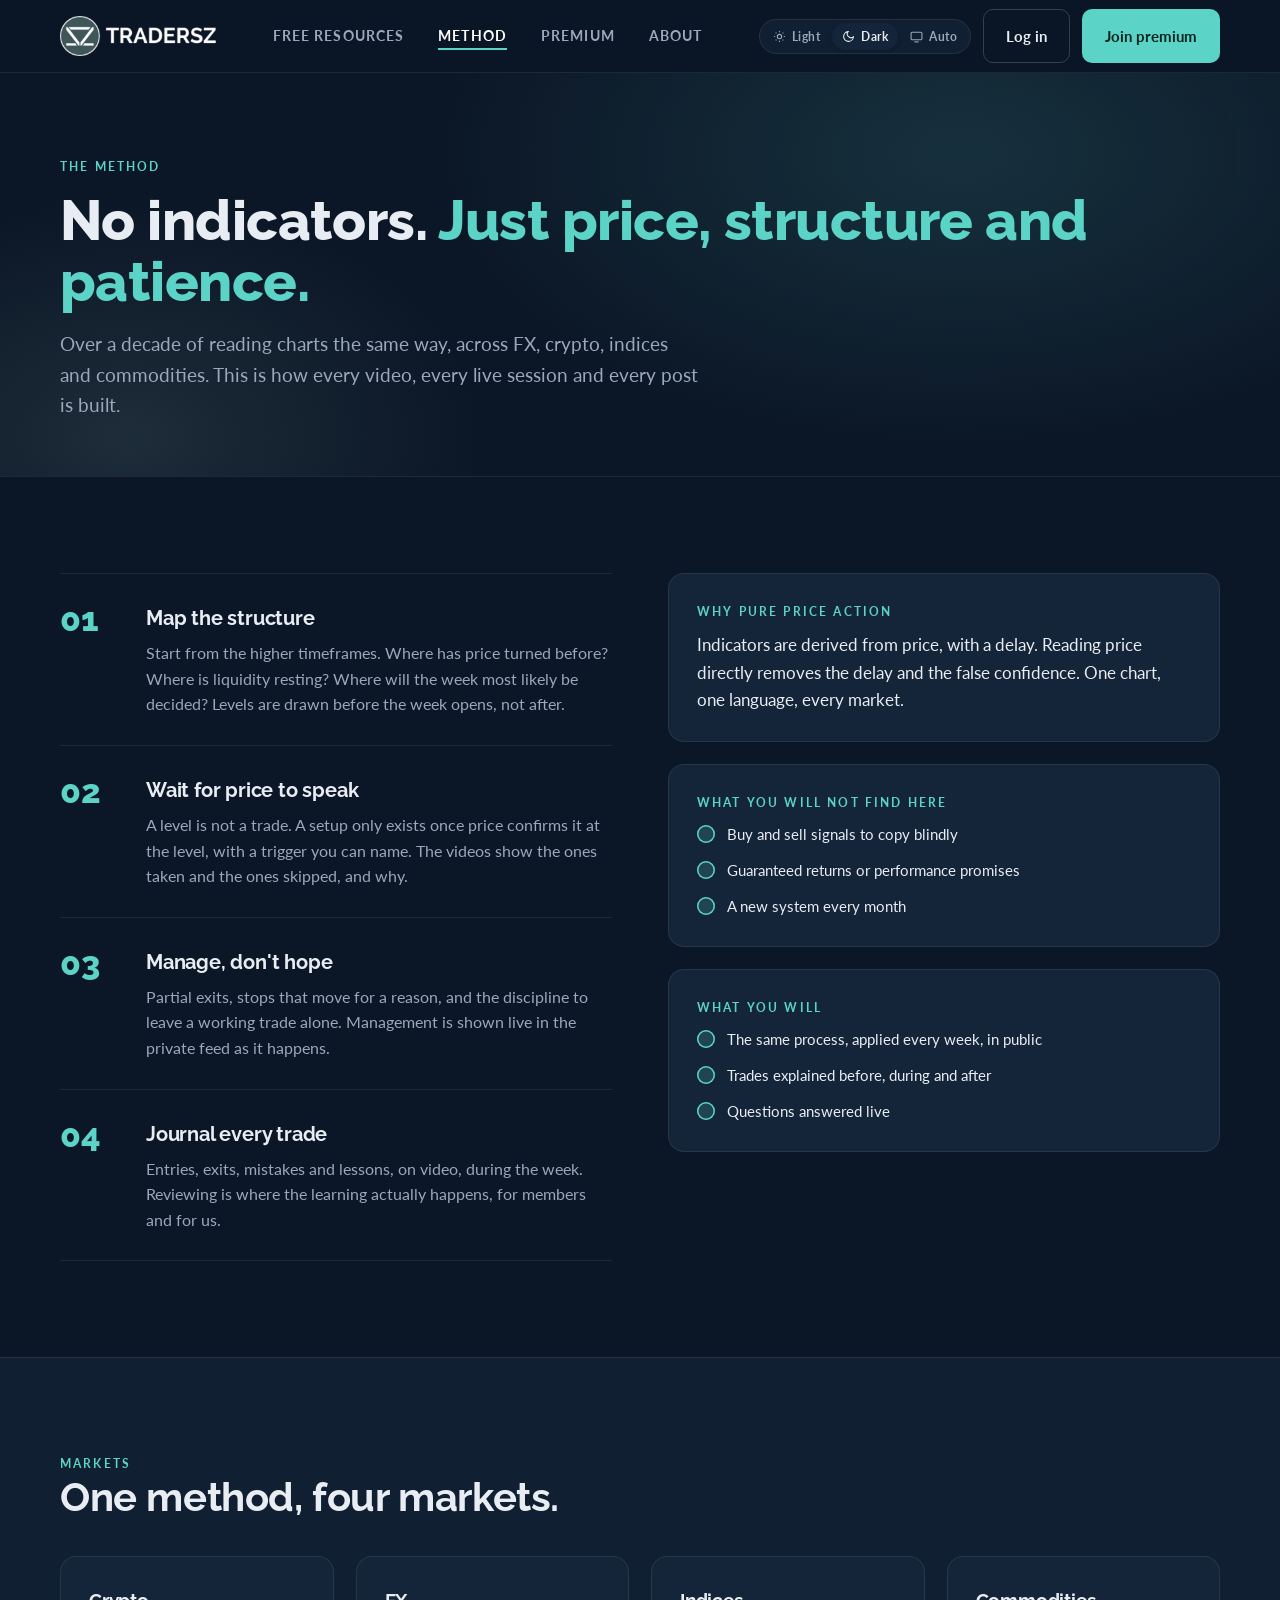
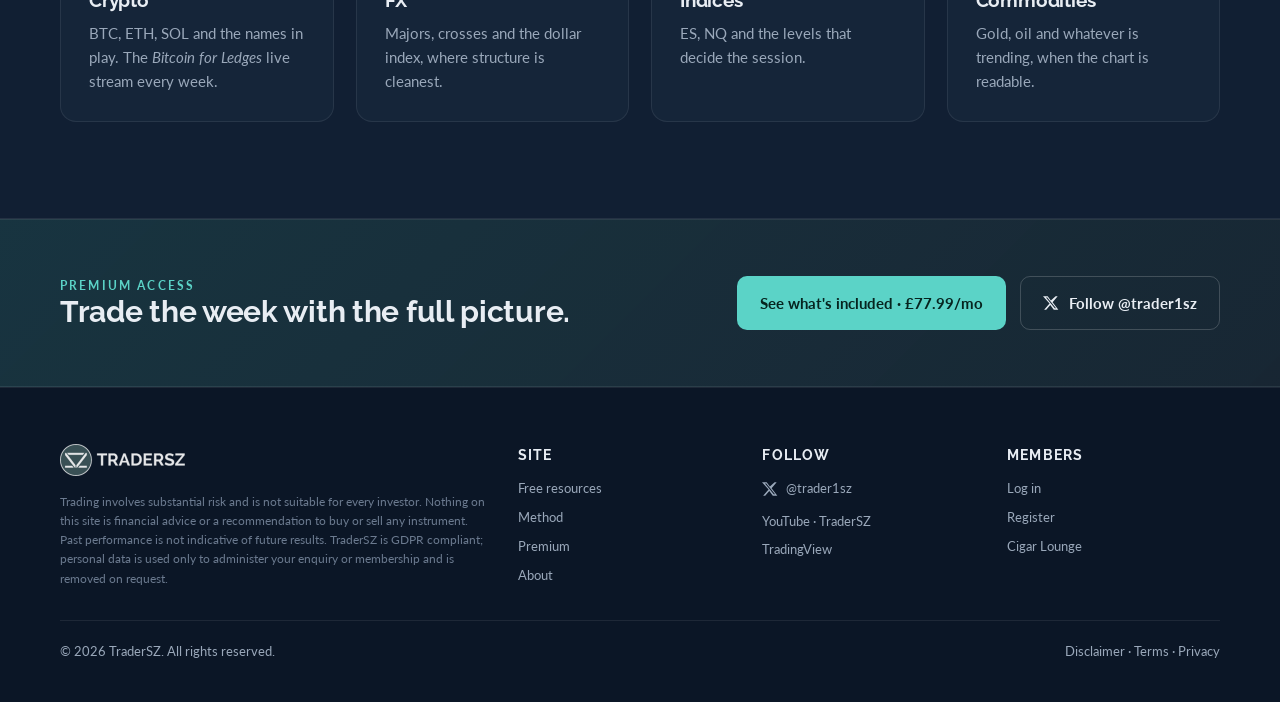
<file: method.html>
<!doctype html><html lang="en"><head><meta charset="utf-8"><meta name="viewport" content="width=device-width, initial-scale=1">
<title>Method — TraderSZ</title><meta name="description" content="How TraderSZ reads the market: pure price action, structure, patience, and a journal of every trade.">
<link rel="preconnect" href="https://fonts.googleapis.com"><link href="https://fonts.googleapis.com/css2?family=Raleway:wght@500;600;700;800&family=Lato:wght@400;700&display=swap" rel="stylesheet">
<script>(function(){var p=localStorage.getItem("tz-theme")||"dark";var t=p==="auto"?(matchMedia("(prefers-color-scheme: light)").matches?"light":"dark"):p;document.documentElement.setAttribute("data-theme",t);document.documentElement.setAttribute("data-pref",p)})()</script>
<link rel="stylesheet" href="assets/site.css?v=1794087794"></head><body><nav class="top"><div class="wrap"><a href="index.html"><img src="assets/logo_thumb.png" alt="TraderSZ"></a><ul><li><a href="free-resources.html" class="">Free resources</a></li><li><a href="method.html" class="on">Method</a></li><li><a href="premium.html" class="">Premium</a></li><li><a href="about.html" class="">About</a></li></ul>
<div class="navcta"><div class="theme" role="group" aria-label="Theme">
<button data-t="light"><svg viewBox="0 0 24 24" fill="none" stroke="currentColor" stroke-width="2"><circle cx="12" cy="12" r="4"/><path d="M12 2v2M12 20v2M4.9 4.9l1.4 1.4M17.7 17.7l1.4 1.4M2 12h2M20 12h2M4.9 19.1l1.4-1.4M17.7 6.3l1.4-1.4"/></svg><span>Light</span></button>
<button data-t="dark"><svg viewBox="0 0 24 24" fill="none" stroke="currentColor" stroke-width="2"><path d="M21 12.8A9 9 0 1 1 11.2 3a7 7 0 0 0 9.8 9.8z"/></svg><span>Dark</span></button>
<button data-t="auto"><svg viewBox="0 0 24 24" fill="none" stroke="currentColor" stroke-width="2"><rect x="2" y="4" width="20" height="14" rx="2"/><path d="M8 22h8"/></svg><span>Auto</span></button></div><a class="btn btn-g" href="https://www.tradersz.com/login/">Log in</a><a class="btn btn-p" href="premium.html">Join premium</a></div></div></nav>
<header class="phero"><div class="wrap"><div class="eyebrow">The method</div><h1>No indicators. <em>Just price, structure and patience.</em></h1><p>Over a decade of reading charts the same way, across FX, crypto, indices and commodities. This is how every video, every live session and every post is built.</p></div></header>
<section><div class="wrap two" style="display:grid;grid-template-columns:1fr 1fr;gap:56px;align-items:start">
<div class="steps">
<div class="step"><div><h3>Map the structure</h3><p>Start from the higher timeframes. Where has price turned before? Where is liquidity resting? Where will the week most likely be decided? Levels are drawn before the week opens, not after.</p></div></div>
<div class="step"><div><h3>Wait for price to speak</h3><p>A level is not a trade. A setup only exists once price confirms it at the level, with a trigger you can name. The videos show the ones taken and the ones skipped, and why.</p></div></div>
<div class="step"><div><h3>Manage, don't hope</h3><p>Partial exits, stops that move for a reason, and the discipline to leave a working trade alone. Management is shown live in the private feed as it happens.</p></div></div>
<div class="step"><div><h3>Journal every trade</h3><p>Entries, exits, mistakes and lessons, on video, during the week. Reviewing is where the learning actually happens, for members and for us.</p></div></div>
</div>
<div style="display:grid;gap:22px">
<div class="card"><div class="eyebrow" style="margin-bottom:10px">Why pure price action</div><p style="color:var(--ink);font-size:17px">Indicators are derived from price, with a delay. Reading price directly removes the delay and the false confidence. One chart, one language, every market.</p></div>
<div class="card"><div class="eyebrow" style="margin-bottom:10px">What you will not find here</div><ul class="ticks" style="margin:0"><li>Buy and sell signals to copy blindly</li><li>Guaranteed returns or performance promises</li><li>A new system every month</li></ul></div>
<div class="card"><div class="eyebrow" style="margin-bottom:10px">What you will</div><ul class="ticks" style="margin:0"><li>The same process, applied every week, in public</li><li>Trades explained before, during and after</li><li>Questions answered live</li></ul></div>
</div></div></section>
<section class="alt"><div class="wrap"><div class="eyebrow">Markets</div><h2>One method, four markets.</h2>
<div class="grid g4" style="margin-top:36px">
<div class="card"><h3 style="margin:0 0 6px">Crypto</h3><p>BTC, ETH, SOL and the names in play. The <i>Bitcoin for Ledges</i> live stream every week.</p></div>
<div class="card"><h3 style="margin:0 0 6px">FX</h3><p>Majors, crosses and the dollar index, where structure is cleanest.</p></div>
<div class="card"><h3 style="margin:0 0 6px">Indices</h3><p>ES, NQ and the levels that decide the session.</p></div>
<div class="card"><h3 style="margin:0 0 6px">Commodities</h3><p>Gold, oil and whatever is trending, when the chart is readable.</p></div>
</div></div></section>
<div class="band"><div class="wrap"><div><div class="eyebrow">Premium access</div><h2>Trade the week with the full picture.</h2></div>
<div style="display:flex;gap:14px;flex-wrap:wrap"><a class="btn btn-p" href="premium.html">See what's included · £77.99/mo</a><a class="btn btn-g" href="https://x.com/trader1sz" target="_blank"><svg width="16" height="16" viewBox="0 0 24 24" fill="currentColor"><path d="M18.9 2H22l-7.6 8.7L23 22h-6.8l-5.3-6.9L4.8 22H1.7l8.1-9.3L0 2h7l4.8 6.3L18.9 2zm-1.2 18h1.9L6.4 3.9H4.4L17.7 20z"/></svg> Follow @trader1sz</a></div></div></div><footer><div class="wrap"><div class="cols">
<div><img src="assets/logo_thumb.png" alt="TraderSZ" style="height:32px;opacity:.9"><p class="disc">Trading involves substantial risk and is not suitable for every investor. Nothing on this site is financial advice or a recommendation to buy or sell any instrument. Past performance is not indicative of future results. TraderSZ is GDPR compliant; personal data is used only to administer your enquiry or membership and is removed on request.</p></div>
<div><h4>Site</h4><ul><li><a href="free-resources.html">Free resources</a></li><li><a href="method.html">Method</a></li><li><a href="premium.html">Premium</a></li><li><a href="about.html">About</a></li></ul></div>
<div><h4>Follow</h4><ul><li><a href="https://x.com/trader1sz" target="_blank" class="x"><svg width="16" height="16" viewBox="0 0 24 24" fill="currentColor"><path d="M18.9 2H22l-7.6 8.7L23 22h-6.8l-5.3-6.9L4.8 22H1.7l8.1-9.3L0 2h7l4.8 6.3L18.9 2zm-1.2 18h1.9L6.4 3.9H4.4L17.7 20z"/></svg> @trader1sz</a></li><li><a href="https://www.youtube.com/@TraderSZ" target="_blank">YouTube · TraderSZ</a></li><li><a href="https://www.tradingview.com/ideas/tradersz" target="_blank">TradingView</a></li></ul></div>
<div><h4>Members</h4><ul><li><a href="https://www.tradersz.com/login/">Log in</a></li><li><a href="https://tradersz.com/register/">Register</a></li><li><a href="https://www.tradersz.com/cigar-lounge/">Cigar Lounge</a></li></ul></div></div>
<div class="bottom"><span>© 2026 TraderSZ. All rights reserved.</span><span><a href="https://www.tradersz.com/disclaimer/">Disclaimer</a> · <a href="https://www.tradersz.com/terms-conditions/">Terms</a> · <a href="https://www.tradersz.com/privacy-policy/">Privacy</a></span></div></div></footer>
<script>(function(){var b=document.querySelectorAll(".theme button");function apply(p){localStorage.setItem("tz-theme",p);var t=p==="auto"?(matchMedia("(prefers-color-scheme: light)").matches?"light":"dark"):p;document.documentElement.setAttribute("data-theme",t);b.forEach(function(x){x.classList.toggle("on",x.dataset.t===p)})}b.forEach(function(x){x.onclick=function(){apply(x.dataset.t)}});apply(localStorage.getItem("tz-theme")||"dark");matchMedia("(prefers-color-scheme: light)").addEventListener("change",function(){if(localStorage.getItem("tz-theme")==="auto")apply("auto")})})()</script></body></html>
</file>
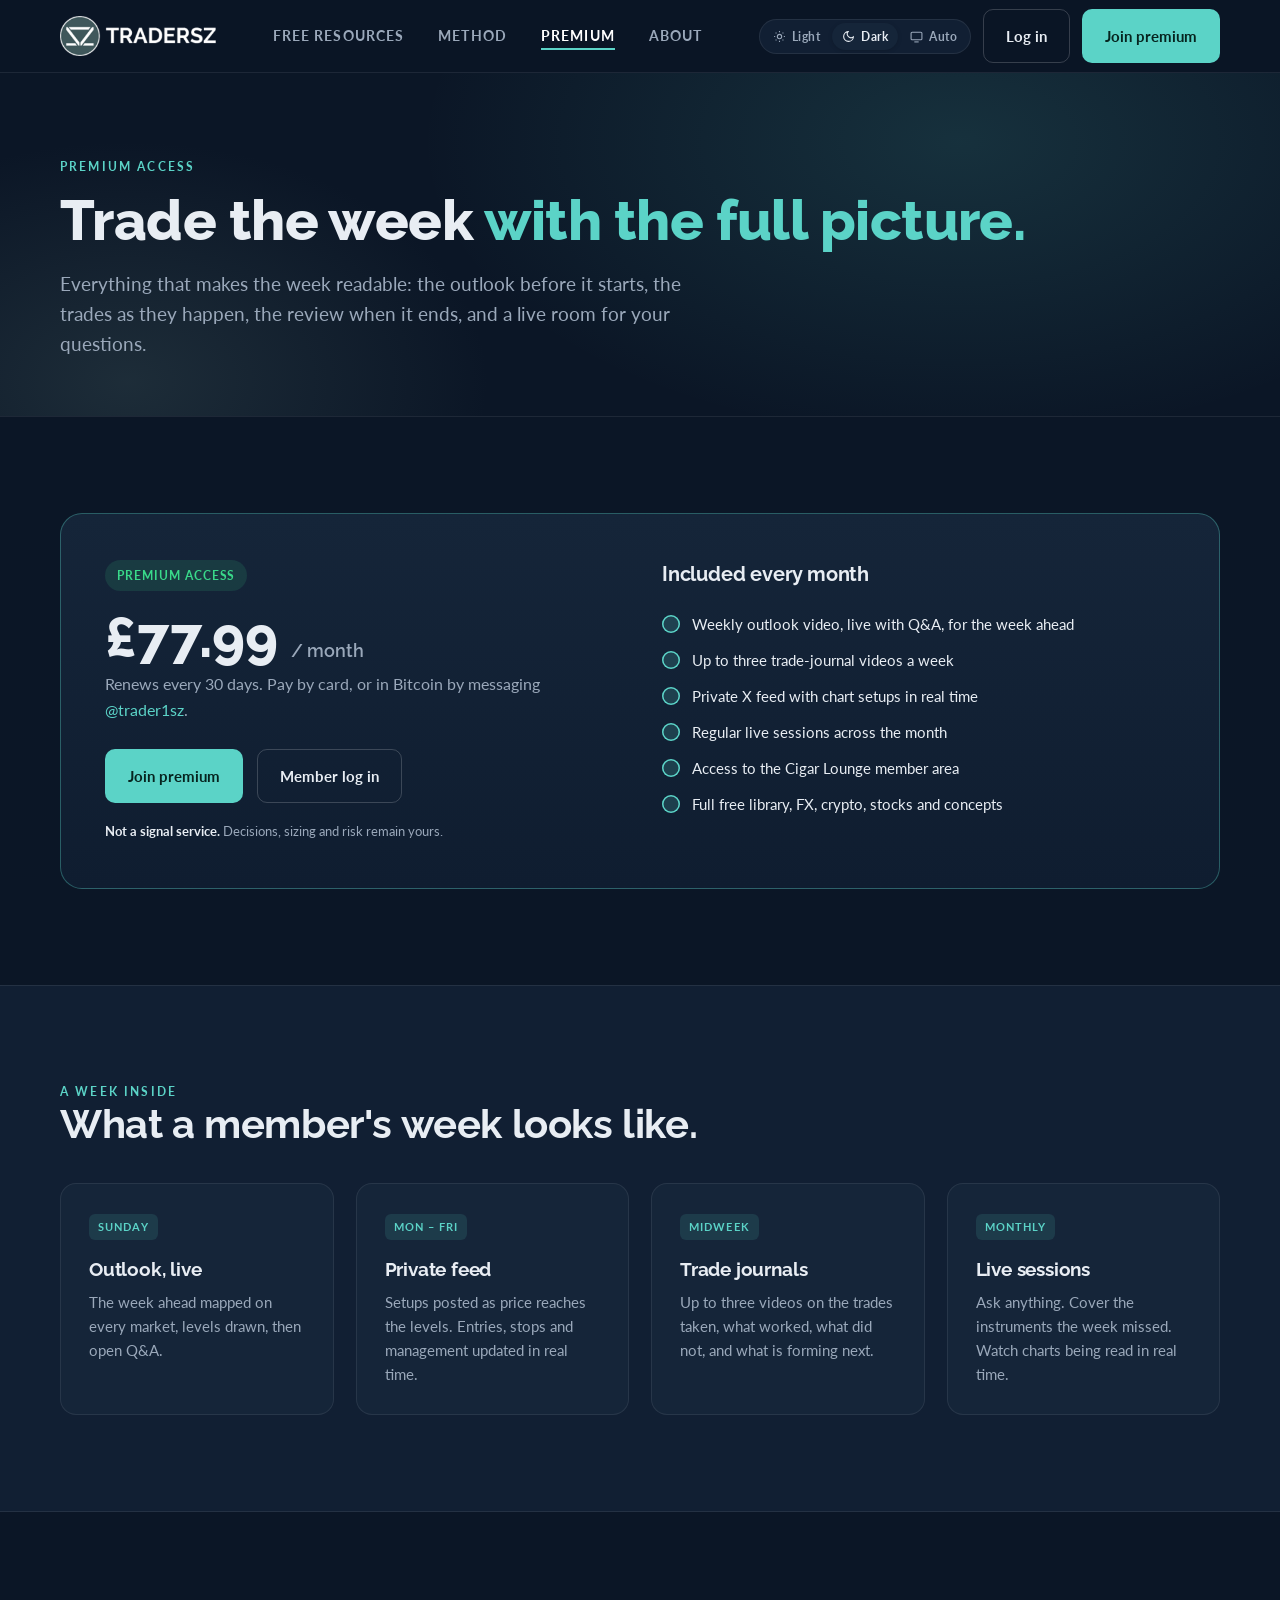
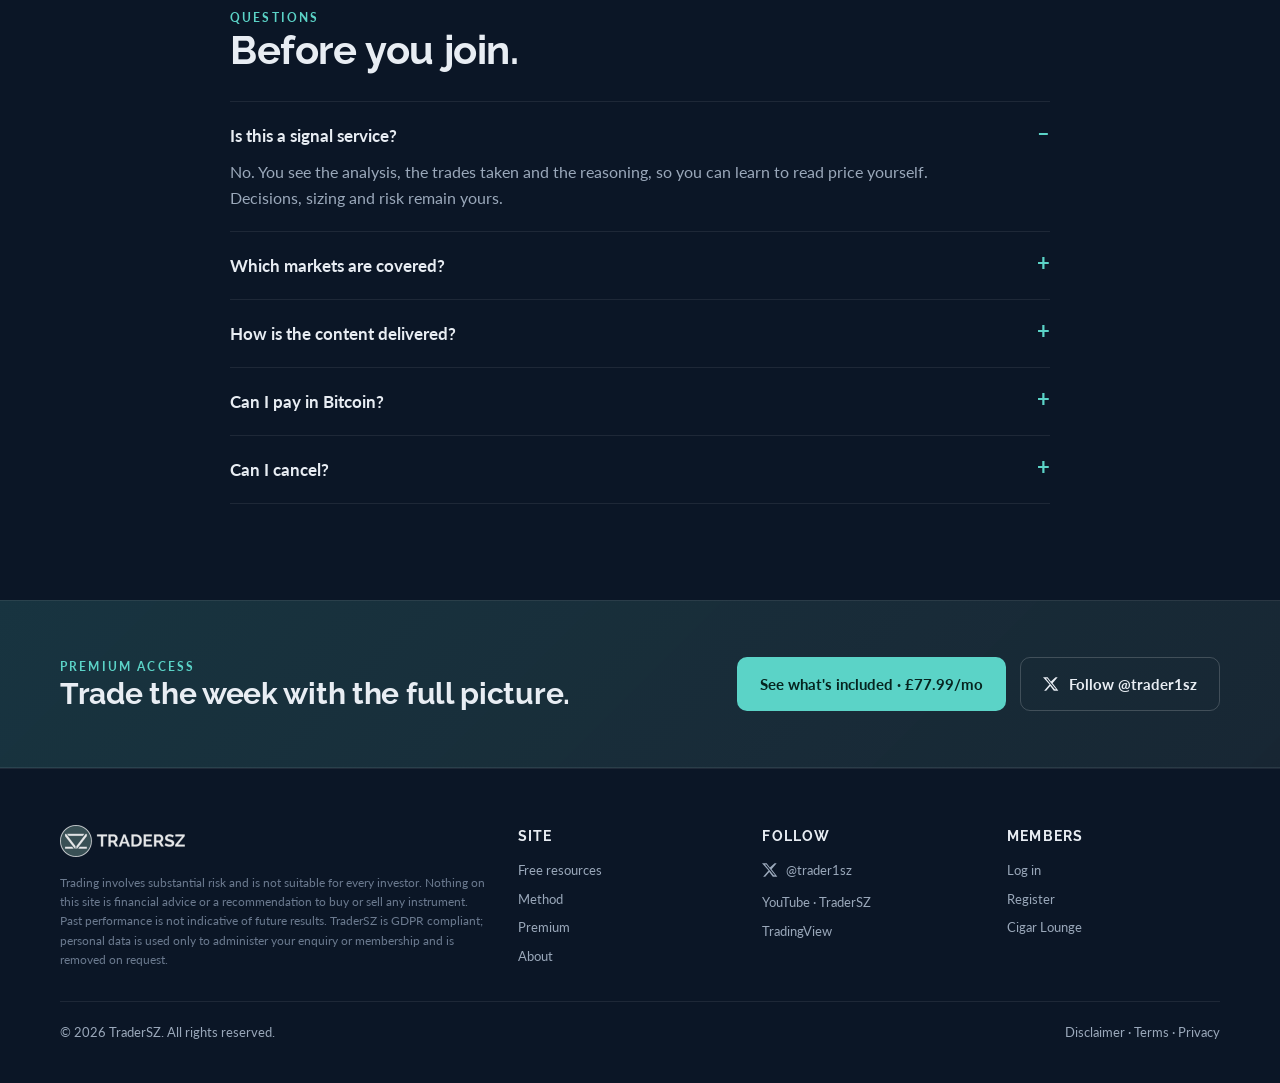
<file: premium.html>
<!doctype html><html lang="en"><head><meta charset="utf-8"><meta name="viewport" content="width=device-width, initial-scale=1">
<title>Premium access — TraderSZ</title><meta name="description" content="TraderSZ premium: weekly outlook live, trade-journal videos, private X feed and live sessions. £77.99 a month.">
<link rel="preconnect" href="https://fonts.googleapis.com"><link href="https://fonts.googleapis.com/css2?family=Raleway:wght@500;600;700;800&family=Lato:wght@400;700&display=swap" rel="stylesheet">
<script>(function(){var p=localStorage.getItem("tz-theme")||"dark";var t=p==="auto"?(matchMedia("(prefers-color-scheme: light)").matches?"light":"dark"):p;document.documentElement.setAttribute("data-theme",t);document.documentElement.setAttribute("data-pref",p)})()</script>
<link rel="stylesheet" href="assets/site.css?v=1794087794"></head><body><nav class="top"><div class="wrap"><a href="index.html"><img src="assets/logo_thumb.png" alt="TraderSZ"></a><ul><li><a href="free-resources.html" class="">Free resources</a></li><li><a href="method.html" class="">Method</a></li><li><a href="premium.html" class="on">Premium</a></li><li><a href="about.html" class="">About</a></li></ul>
<div class="navcta"><div class="theme" role="group" aria-label="Theme">
<button data-t="light"><svg viewBox="0 0 24 24" fill="none" stroke="currentColor" stroke-width="2"><circle cx="12" cy="12" r="4"/><path d="M12 2v2M12 20v2M4.9 4.9l1.4 1.4M17.7 17.7l1.4 1.4M2 12h2M20 12h2M4.9 19.1l1.4-1.4M17.7 6.3l1.4-1.4"/></svg><span>Light</span></button>
<button data-t="dark"><svg viewBox="0 0 24 24" fill="none" stroke="currentColor" stroke-width="2"><path d="M21 12.8A9 9 0 1 1 11.2 3a7 7 0 0 0 9.8 9.8z"/></svg><span>Dark</span></button>
<button data-t="auto"><svg viewBox="0 0 24 24" fill="none" stroke="currentColor" stroke-width="2"><rect x="2" y="4" width="20" height="14" rx="2"/><path d="M8 22h8"/></svg><span>Auto</span></button></div><a class="btn btn-g" href="https://www.tradersz.com/login/">Log in</a><a class="btn btn-p" href="premium.html">Join premium</a></div></div></nav>
<header class="phero"><div class="wrap"><div class="eyebrow">Premium access</div><h1>Trade the week <em>with the full picture.</em></h1><p>Everything that makes the week readable: the outlook before it starts, the trades as they happen, the review when it ends, and a live room for your questions.</p></div></header>
<section><div class="wrap"><div class="price">
<div><span class="pill">Premium access</span><div class="amount" style="margin:18px 0 6px">£77.99 <span>/ month</span></div>
<p class="muted">Renews every 30 days. Pay by card, or in Bitcoin by messaging <a href="https://x.com/trader1sz" style="color:var(--accent)">@trader1sz</a>.</p>
<div style="display:flex;gap:14px;margin-top:26px;flex-wrap:wrap"><a class="btn btn-p" href="https://tradersz.com/register/">Join premium</a><a class="btn btn-g" href="https://www.tradersz.com/login/">Member log in</a></div>
<p class="note" style="margin-top:18px"><b>Not a signal service.</b> Decisions, sizing and risk remain yours.</p></div>
<div><h3 style="font-size:20px">Included every month</h3><ul>
<li>Weekly outlook video, live with Q&amp;A, for the week ahead</li><li>Up to three trade-journal videos a week</li><li>Private X feed with chart setups in real time</li><li>Regular live sessions across the month</li><li>Access to the Cigar Lounge member area</li><li>Full free library, FX, crypto, stocks and concepts</li></ul></div>
</div></div></section>
<section class="alt"><div class="wrap"><div class="eyebrow">A week inside</div><h2>What a member's week looks like.</h2>
<div class="grid g4" style="margin-top:36px">
<div class="card"><span class="chip">Sunday</span><h3 style="margin:6px 0">Outlook, live</h3><p>The week ahead mapped on every market, levels drawn, then open Q&amp;A.</p></div>
<div class="card"><span class="chip">Mon – Fri</span><h3 style="margin:6px 0">Private feed</h3><p>Setups posted as price reaches the levels. Entries, stops and management updated in real time.</p></div>
<div class="card"><span class="chip">Midweek</span><h3 style="margin:6px 0">Trade journals</h3><p>Up to three videos on the trades taken, what worked, what did not, and what is forming next.</p></div>
<div class="card"><span class="chip">Monthly</span><h3 style="margin:6px 0">Live sessions</h3><p>Ask anything. Cover the instruments the week missed. Watch charts being read in real time.</p></div>
</div></div></section>
<section><div class="wrap" style="max-width:820px"><div class="eyebrow">Questions</div><h2>Before you join.</h2><div style="margin-top:28px">
<details open><summary>Is this a signal service?</summary><p>No. You see the analysis, the trades taken and the reasoning, so you can learn to read price yourself. Decisions, sizing and risk remain yours.</p></details>
<details><summary>Which markets are covered?</summary><p>FX, crypto, indices and commodities. Live sessions through the month pick up any instrument the week's videos did not cover.</p></details>
<details><summary>How is the content delivered?</summary><p>Videos and live sessions inside the member area, plus a private X feed. Add your X handle when you register so access can be granted.</p></details>
<details><summary>Can I pay in Bitcoin?</summary><p>Yes. Message @trader1sz on X to arrange it; otherwise the £77.99 monthly plan renews automatically every 30 days.</p></details>
<details><summary>Can I cancel?</summary><p>Membership renews every 30 days and can be stopped from your account before the next renewal.</p></details>
</div></div></section>
<div class="band"><div class="wrap"><div><div class="eyebrow">Premium access</div><h2>Trade the week with the full picture.</h2></div>
<div style="display:flex;gap:14px;flex-wrap:wrap"><a class="btn btn-p" href="premium.html">See what's included · £77.99/mo</a><a class="btn btn-g" href="https://x.com/trader1sz" target="_blank"><svg width="16" height="16" viewBox="0 0 24 24" fill="currentColor"><path d="M18.9 2H22l-7.6 8.7L23 22h-6.8l-5.3-6.9L4.8 22H1.7l8.1-9.3L0 2h7l4.8 6.3L18.9 2zm-1.2 18h1.9L6.4 3.9H4.4L17.7 20z"/></svg> Follow @trader1sz</a></div></div></div><footer><div class="wrap"><div class="cols">
<div><img src="assets/logo_thumb.png" alt="TraderSZ" style="height:32px;opacity:.9"><p class="disc">Trading involves substantial risk and is not suitable for every investor. Nothing on this site is financial advice or a recommendation to buy or sell any instrument. Past performance is not indicative of future results. TraderSZ is GDPR compliant; personal data is used only to administer your enquiry or membership and is removed on request.</p></div>
<div><h4>Site</h4><ul><li><a href="free-resources.html">Free resources</a></li><li><a href="method.html">Method</a></li><li><a href="premium.html">Premium</a></li><li><a href="about.html">About</a></li></ul></div>
<div><h4>Follow</h4><ul><li><a href="https://x.com/trader1sz" target="_blank" class="x"><svg width="16" height="16" viewBox="0 0 24 24" fill="currentColor"><path d="M18.9 2H22l-7.6 8.7L23 22h-6.8l-5.3-6.9L4.8 22H1.7l8.1-9.3L0 2h7l4.8 6.3L18.9 2zm-1.2 18h1.9L6.4 3.9H4.4L17.7 20z"/></svg> @trader1sz</a></li><li><a href="https://www.youtube.com/@TraderSZ" target="_blank">YouTube · TraderSZ</a></li><li><a href="https://www.tradingview.com/ideas/tradersz" target="_blank">TradingView</a></li></ul></div>
<div><h4>Members</h4><ul><li><a href="https://www.tradersz.com/login/">Log in</a></li><li><a href="https://tradersz.com/register/">Register</a></li><li><a href="https://www.tradersz.com/cigar-lounge/">Cigar Lounge</a></li></ul></div></div>
<div class="bottom"><span>© 2026 TraderSZ. All rights reserved.</span><span><a href="https://www.tradersz.com/disclaimer/">Disclaimer</a> · <a href="https://www.tradersz.com/terms-conditions/">Terms</a> · <a href="https://www.tradersz.com/privacy-policy/">Privacy</a></span></div></div></footer>
<script>(function(){var b=document.querySelectorAll(".theme button");function apply(p){localStorage.setItem("tz-theme",p);var t=p==="auto"?(matchMedia("(prefers-color-scheme: light)").matches?"light":"dark"):p;document.documentElement.setAttribute("data-theme",t);b.forEach(function(x){x.classList.toggle("on",x.dataset.t===p)})}b.forEach(function(x){x.onclick=function(){apply(x.dataset.t)}});apply(localStorage.getItem("tz-theme")||"dark");matchMedia("(prefers-color-scheme: light)").addEventListener("change",function(){if(localStorage.getItem("tz-theme")==="auto")apply("auto")})})()</script></body></html>
</file>
<file: assets/site.css>
:root{--navy:#0b1626;--navy2:#111f33;--ink:#e8edf3;--muted:#9aa8ba;--teal:#3f575b;--accent:#5bd3c7;--accent2:#2fb8ab;--line:rgba(255,255,255,.08);--card:#152539;--up:#39d98a;--down:#ff6b6b}
*{box-sizing:border-box;margin:0;padding:0}
html{scroll-behavior:smooth}
body{font-family:Lato,system-ui,sans-serif;background:var(--navy);color:var(--ink);line-height:1.6;-webkit-font-smoothing:antialiased}
h1,h2,h3,.brand{font-family:Raleway,sans-serif;letter-spacing:-.01em}
a{color:inherit;text-decoration:none}
img{max-width:100%}
.wrap{width:min(1160px,100% - 48px);margin-inline:auto}
.btn{display:inline-flex;align-items:center;gap:10px;padding:14px 22px;border-radius:10px;font-weight:700;font-size:15px;transition:.2s;border:1px solid transparent;cursor:pointer}
.btn-p{background:var(--accent);color:#06241f}.btn-p:hover{background:var(--accent2)}
.btn-g{border-color:rgba(255,255,255,.18);color:var(--ink)}.btn-g:hover{border-color:var(--accent);color:var(--accent)}
.eyebrow{text-transform:uppercase;letter-spacing:.18em;font-size:12px;color:var(--accent);font-weight:700}
section{padding:96px 0}
h2{font-size:clamp(28px,3.4vw,40px);font-weight:700;line-height:1.15;margin-bottom:14px}
.lead{color:var(--muted);font-size:18px;max-width:640px}
.muted{color:var(--muted)}
/* nav */
nav.top{position:sticky;top:0;z-index:10;background:rgba(11,22,38,.85);backdrop-filter:blur(12px);border-bottom:1px solid var(--line)}
nav.top .wrap{display:flex;align-items:center;justify-content:space-between;height:72px}
nav.top img{height:40px;display:block}
nav.top ul{display:flex;gap:34px;list-style:none;font-size:14px;font-weight:700;letter-spacing:.08em;text-transform:uppercase}
nav.top ul a{color:var(--muted);padding-bottom:4px;border-bottom:2px solid transparent}
nav.top ul a:hover{color:#fff}nav.top ul a.on{color:#fff;border-color:var(--accent)}
.navcta{display:flex;gap:12px;align-items:center}
/* page hero */
.phero{padding:84px 0 56px;position:relative;overflow:hidden;border-bottom:1px solid var(--line)}
.phero::before{content:"";position:absolute;inset:0;background:radial-gradient(900px 500px at 75% 20%,rgba(91,211,199,.14),transparent 60%),radial-gradient(600px 400px at 10% 90%,rgba(63,87,91,.35),transparent 60%)}
.phero .wrap{position:relative}
.phero h1{font-size:clamp(36px,4.6vw,56px);font-weight:800;line-height:1.08;margin:14px 0 18px}
.phero h1 em{font-style:normal;color:var(--accent)}
.phero p{font-size:19px;color:var(--muted);max-width:640px}
/* home hero */
.hero{padding:88px 0 72px;position:relative;overflow:hidden}
.hero::before{content:"";position:absolute;inset:0;background:radial-gradient(900px 500px at 75% 20%,rgba(91,211,199,.14),transparent 60%),radial-gradient(600px 400px at 10% 90%,rgba(63,87,91,.35),transparent 60%)}
.hero .wrap{position:relative;display:grid;grid-template-columns:1.05fr .95fr;gap:56px;align-items:center}
.hero h1{font-size:clamp(40px,5.2vw,64px);font-weight:800;line-height:1.05;margin:18px 0 22px}
.hero h1 em{font-style:normal;color:var(--accent)}
.hero p{font-size:19px;color:var(--muted);max-width:540px}
.hero .cta{display:flex;gap:14px;margin:34px 0 22px;flex-wrap:wrap}
.note{font-size:13px;color:var(--muted)}.note b{color:var(--ink)}
.player{border-radius:16px;overflow:hidden;border:1px solid var(--line);background:#0a1420;box-shadow:0 40px 80px -30px rgba(0,0,0,.8);aspect-ratio:16/9;position:relative;display:block}
.tag{position:absolute;top:14px;left:14px;background:rgba(11,22,38,.8);border:1px solid var(--line);padding:6px 10px;border-radius:8px;font-size:12px;font-weight:700;letter-spacing:.08em;text-transform:uppercase;z-index:2}
/* stats bar */
.ticker{border-block:1px solid var(--line);background:var(--navy2)}
.ticker .wrap{display:flex;justify-content:space-between;gap:24px;padding:22px 0;flex-wrap:wrap}
.ticker div{display:flex;gap:12px;align-items:center;font-size:14px;color:var(--muted)}
.ticker b{color:var(--ink);font-size:22px;font-family:Raleway}
/* cards */
.grid{display:grid;gap:22px}
.g4{grid-template-columns:repeat(4,1fr)}.g3{grid-template-columns:repeat(3,1fr)}.g2{grid-template-columns:repeat(2,1fr)}
.card{background:var(--card);border:1px solid var(--line);border-radius:16px;padding:28px;transition:.2s}
a.card:hover{border-color:rgba(91,211,199,.5);transform:translateY(-2px)}
.card h3{font-size:19px;margin:16px 0 8px}
.card p{color:var(--muted);font-size:15px}
.ico{width:44px;height:44px;border-radius:12px;display:grid;place-items:center;background:rgba(91,211,199,.12);color:var(--accent)}
.ico svg{width:22px;height:22px}
.alt{background:var(--navy2);border-block:1px solid var(--line)}
.chart{height:90px;margin-top:18px;border-radius:10px;background:linear-gradient(180deg,rgba(255,255,255,.03),transparent);position:relative;overflow:hidden}
.chart svg{position:absolute;inset:0;width:100%;height:100%}
/* steps */
.steps{counter-reset:s}
.step{display:grid;grid-template-columns:64px 1fr;gap:22px;padding:28px 0;border-top:1px solid var(--line)}
.step:last-child{border-bottom:1px solid var(--line)}
.step::before{counter-increment:s;content:"0" counter(s);font-family:Raleway;font-weight:800;font-size:34px;color:var(--accent);line-height:1}
.step h3{font-size:20px;margin-bottom:6px}.step p{color:var(--muted)}
/* pricing */
.price{background:linear-gradient(180deg,var(--card),#0f1d30);border:1px solid rgba(91,211,199,.35);border-radius:22px;padding:44px;display:grid;grid-template-columns:1fr 1fr;gap:44px;align-items:center}
.amount{font-family:Raleway;font-size:56px;font-weight:800;line-height:1}
.amount span{font-size:18px;color:var(--muted);font-weight:600}
.price ul,.ticks{list-style:none;margin:22px 0 28px;display:grid;gap:12px}
.price li,.ticks li{display:flex;gap:12px;align-items:flex-start;color:var(--ink);font-size:15px}
.price li::before,.ticks li::before{content:"";flex:0 0 18px;height:18px;border-radius:50%;background:rgba(91,211,199,.18);box-shadow:inset 0 0 0 1.5px var(--accent);margin-top:3px}
.pill{display:inline-block;padding:6px 12px;border-radius:999px;background:rgba(57,217,138,.12);color:var(--up);font-size:12px;font-weight:700;letter-spacing:.08em;text-transform:uppercase}
/* faq */
details{border-top:1px solid var(--line);padding:20px 0}
details:last-of-type{border-bottom:1px solid var(--line)}
summary{cursor:pointer;font-weight:700;font-size:17px;list-style:none;display:flex;justify-content:space-between}
summary::after{content:"+";color:var(--accent);font-size:22px;line-height:1}
details[open] summary::after{content:"–"}
details p{color:var(--muted);margin-top:10px;max-width:720px}
/* testimonials */
.quote{background:var(--card);border:1px solid var(--line);border-radius:16px;padding:26px;display:flex;flex-direction:column;gap:16px}
.quote p{font-size:16px;color:var(--ink)}
.quote .who{display:flex;gap:12px;align-items:center;color:var(--muted);font-size:14px}
.av{width:40px;height:40px;border-radius:50%;background:var(--teal);display:grid;place-items:center;font-weight:800;font-family:Raleway;color:#fff;flex:0 0 40px}
.quote .who b{color:var(--ink);display:block}
/* media list */
.vid{display:grid;grid-template-columns:200px 1fr;gap:20px;padding:20px 0;border-top:1px solid var(--line);align-items:center}
.vid:last-child{border-bottom:1px solid var(--line)}
.thumb{aspect-ratio:16/9;border-radius:10px;background:linear-gradient(135deg,#152539,#0a1420);border:1px solid var(--line);position:relative;overflow:hidden}
.thumb::after{content:"";position:absolute;left:50%;top:50%;width:40px;height:40px;transform:translate(-50%,-50%);border-radius:50%;background:rgba(91,211,199,.9)}
.thumb svg{position:absolute;inset:0;width:100%;height:100%}
.vid h3{font-size:18px;margin-bottom:4px}.vid p{color:var(--muted);font-size:14px}
.chip{display:inline-block;font-size:11px;font-weight:700;letter-spacing:.1em;text-transform:uppercase;padding:4px 9px;border-radius:6px;background:rgba(91,211,199,.12);color:var(--accent);margin-bottom:8px}
.tabs{display:flex;gap:10px;flex-wrap:wrap;margin:30px 0 10px}
.tabs a{padding:10px 16px;border-radius:999px;border:1px solid var(--line);font-size:14px;font-weight:700;color:var(--muted)}
.tabs a.on,.tabs a:hover{border-color:var(--accent);color:var(--accent)}
/* cta band */
.band{background:linear-gradient(135deg,rgba(91,211,199,.16),rgba(63,87,91,.25));border-block:1px solid var(--line)}
.band .wrap{display:flex;justify-content:space-between;align-items:center;gap:24px;flex-wrap:wrap;padding:56px 0}
.band h2{margin:0;font-size:30px}
/* footer */
footer{padding:56px 0 40px;color:var(--muted);font-size:13px;border-top:1px solid var(--line)}
footer .cols{display:grid;grid-template-columns:2fr 1fr 1fr 1fr;gap:32px;margin-bottom:32px}
footer h4{font-family:Raleway;color:var(--ink);font-size:14px;letter-spacing:.08em;text-transform:uppercase;margin-bottom:12px}
footer ul{list-style:none;display:grid;gap:8px}
footer a:hover{color:var(--accent)}
.disc{font-size:12px;color:#6b7a8f;max-width:900px;margin-top:10px}
.bottom{display:flex;justify-content:space-between;gap:16px;flex-wrap:wrap;border-top:1px solid var(--line);padding-top:20px}
.x{display:inline-flex;gap:8px;align-items:center}
@media(max-width:900px){.hero .wrap,.price,.g2{grid-template-columns:1fr}.g4,.g3{grid-template-columns:1fr 1fr}nav.top ul{display:none}section{padding:64px 0}footer .cols{grid-template-columns:1fr 1fr}.vid{grid-template-columns:140px 1fr}}
@media(max-width:560px){.g4,.g3{grid-template-columns:1fr}.wrap{width:min(1160px,100% - 32px)}.navcta .btn-g{display:none}.btn{padding:12px 16px;font-size:14px}nav.top img{height:32px}.price{padding:28px}.amount{font-size:44px}.two{grid-template-columns:1fr!important}footer .cols{grid-template-columns:1fr}}
body{overflow-x:hidden}
.grid>*,.two>*,.step>*,.vid>*,.price>*{min-width:0}
@media(max-width:560px){.step{grid-template-columns:44px 1fr;gap:14px}.step::before{font-size:26px}.phero h1{font-size:34px}.hero h1{font-size:38px}.ticker .wrap{display:grid;grid-template-columns:1fr 1fr;gap:14px}}
/* ---- light theme ---- */
:root[data-theme="light"]{--navy:#f5f7fb;--navy2:#eaeff6;--ink:#0b1626;--muted:#55657a;--teal:#3f575b;--accent:#1f9e92;--accent2:#17877c;--line:rgba(11,22,38,.09);--card:#ffffff}
:root[data-theme="light"] .btn-p{color:#fff}
:root[data-theme="light"] nav.top{background:rgba(245,247,251,.85)}
:root[data-theme="light"] nav.top img,:root[data-theme="light"] footer img{filter:invert(1) hue-rotate(180deg) brightness(.2)}
:root[data-theme="light"] .hero::before,:root[data-theme="light"] .phero::before{background:radial-gradient(900px 500px at 75% 20%,rgba(31,158,146,.14),transparent 60%),radial-gradient(600px 400px at 10% 90%,rgba(63,87,91,.12),transparent 60%)}
:root[data-theme="light"] .player{background:#0a1420}
:root[data-theme="light"] .card,:root[data-theme="light"] .quote,:root[data-theme="light"] .price{box-shadow:0 10px 30px -18px rgba(11,22,38,.25)}
:root[data-theme="light"] .price{background:linear-gradient(180deg,#fff,#f0f5f9)}
:root[data-theme="light"] .thumb{background:linear-gradient(135deg,#e2e9f2,#cfd9e6)}
:root[data-theme="light"] .disc{color:#7a889c}
:root[data-theme="light"] .band{background:linear-gradient(135deg,rgba(31,158,146,.12),rgba(63,87,91,.08))}
:root[data-theme="light"] .av{color:#fff}
/* theme switch */
.theme{display:inline-flex;border:1px solid var(--line);border-radius:999px;padding:3px;background:var(--navy2);gap:2px}
.theme button{border:0;background:transparent;color:var(--muted);font:700 12px Lato,sans-serif;letter-spacing:.04em;padding:6px 10px;border-radius:999px;cursor:pointer;display:inline-flex;align-items:center;gap:6px}
.theme button.on{background:var(--card);color:var(--ink);box-shadow:0 1px 4px rgba(0,0,0,.15)}
.theme svg{width:13px;height:13px}
@media(max-width:560px){.theme button span{display:none}.theme button{padding:6px 8px}}
.theme button{white-space:nowrap}
</file>
